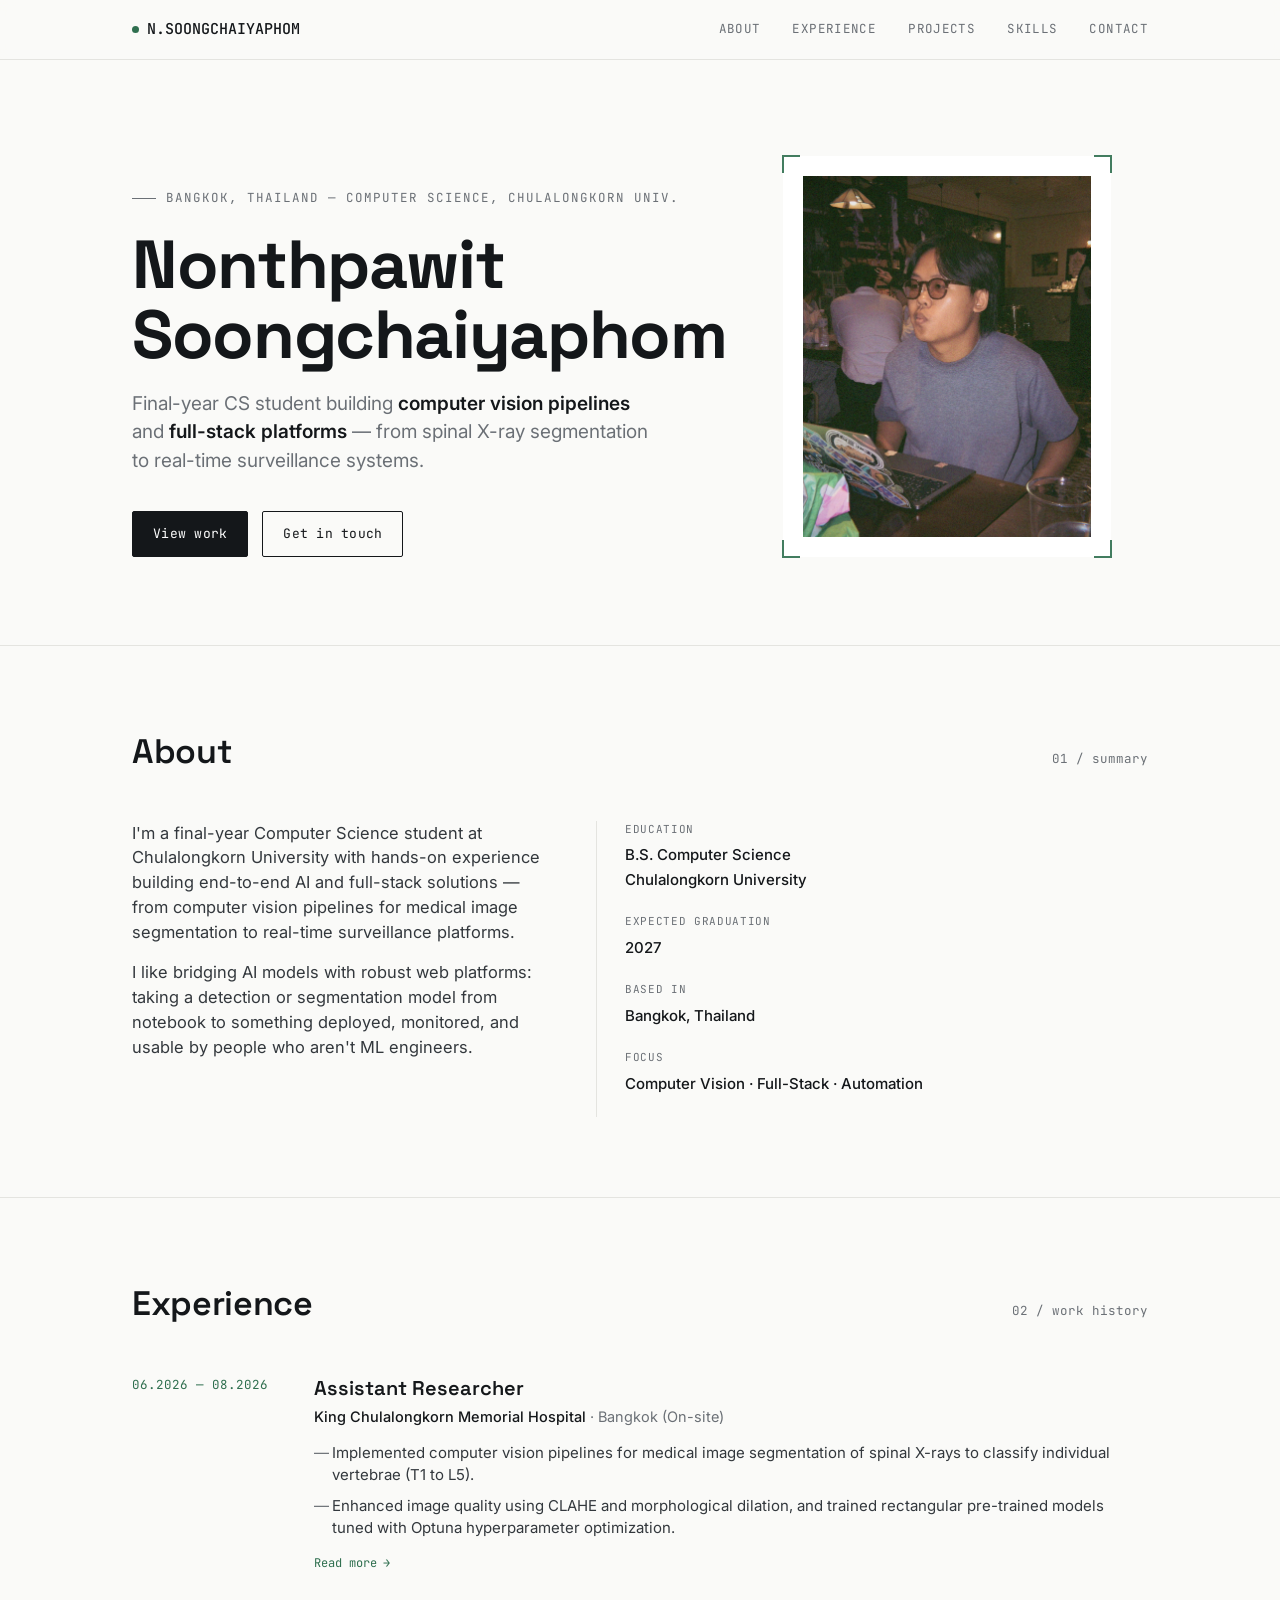
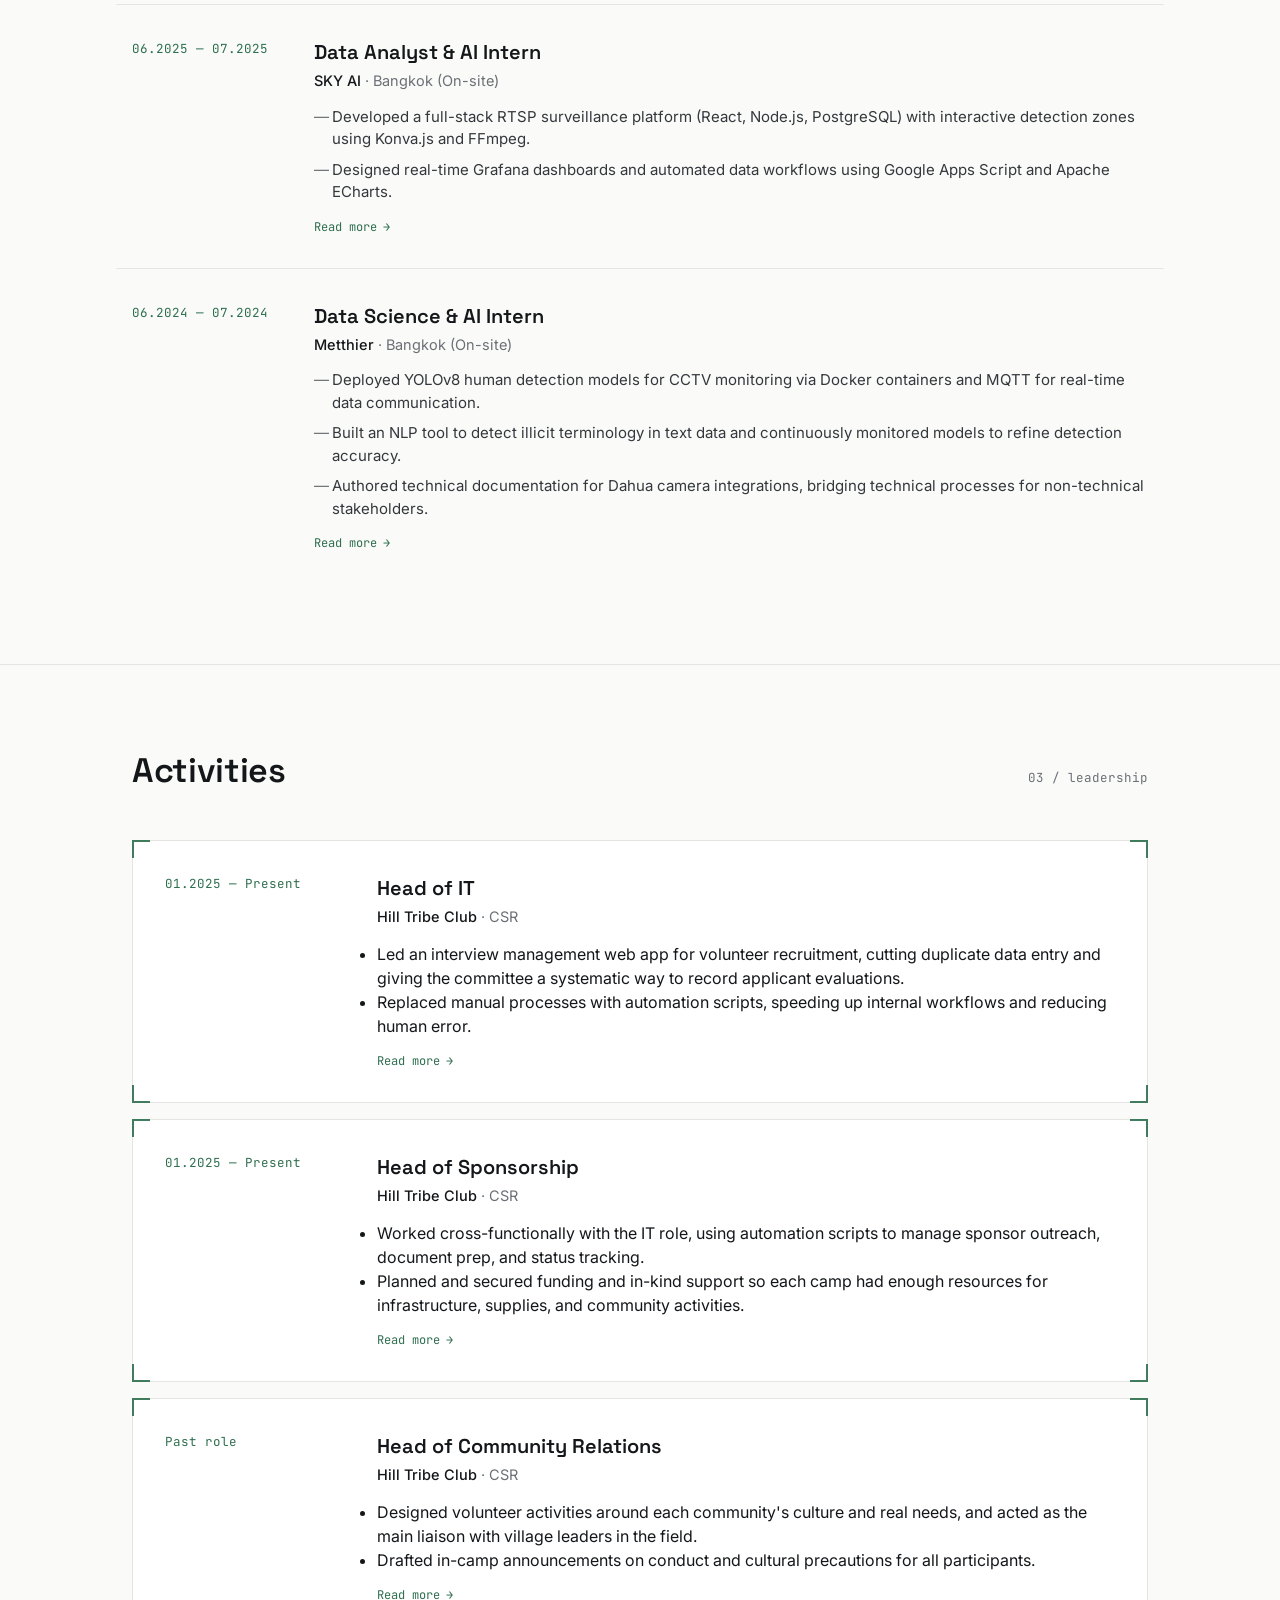
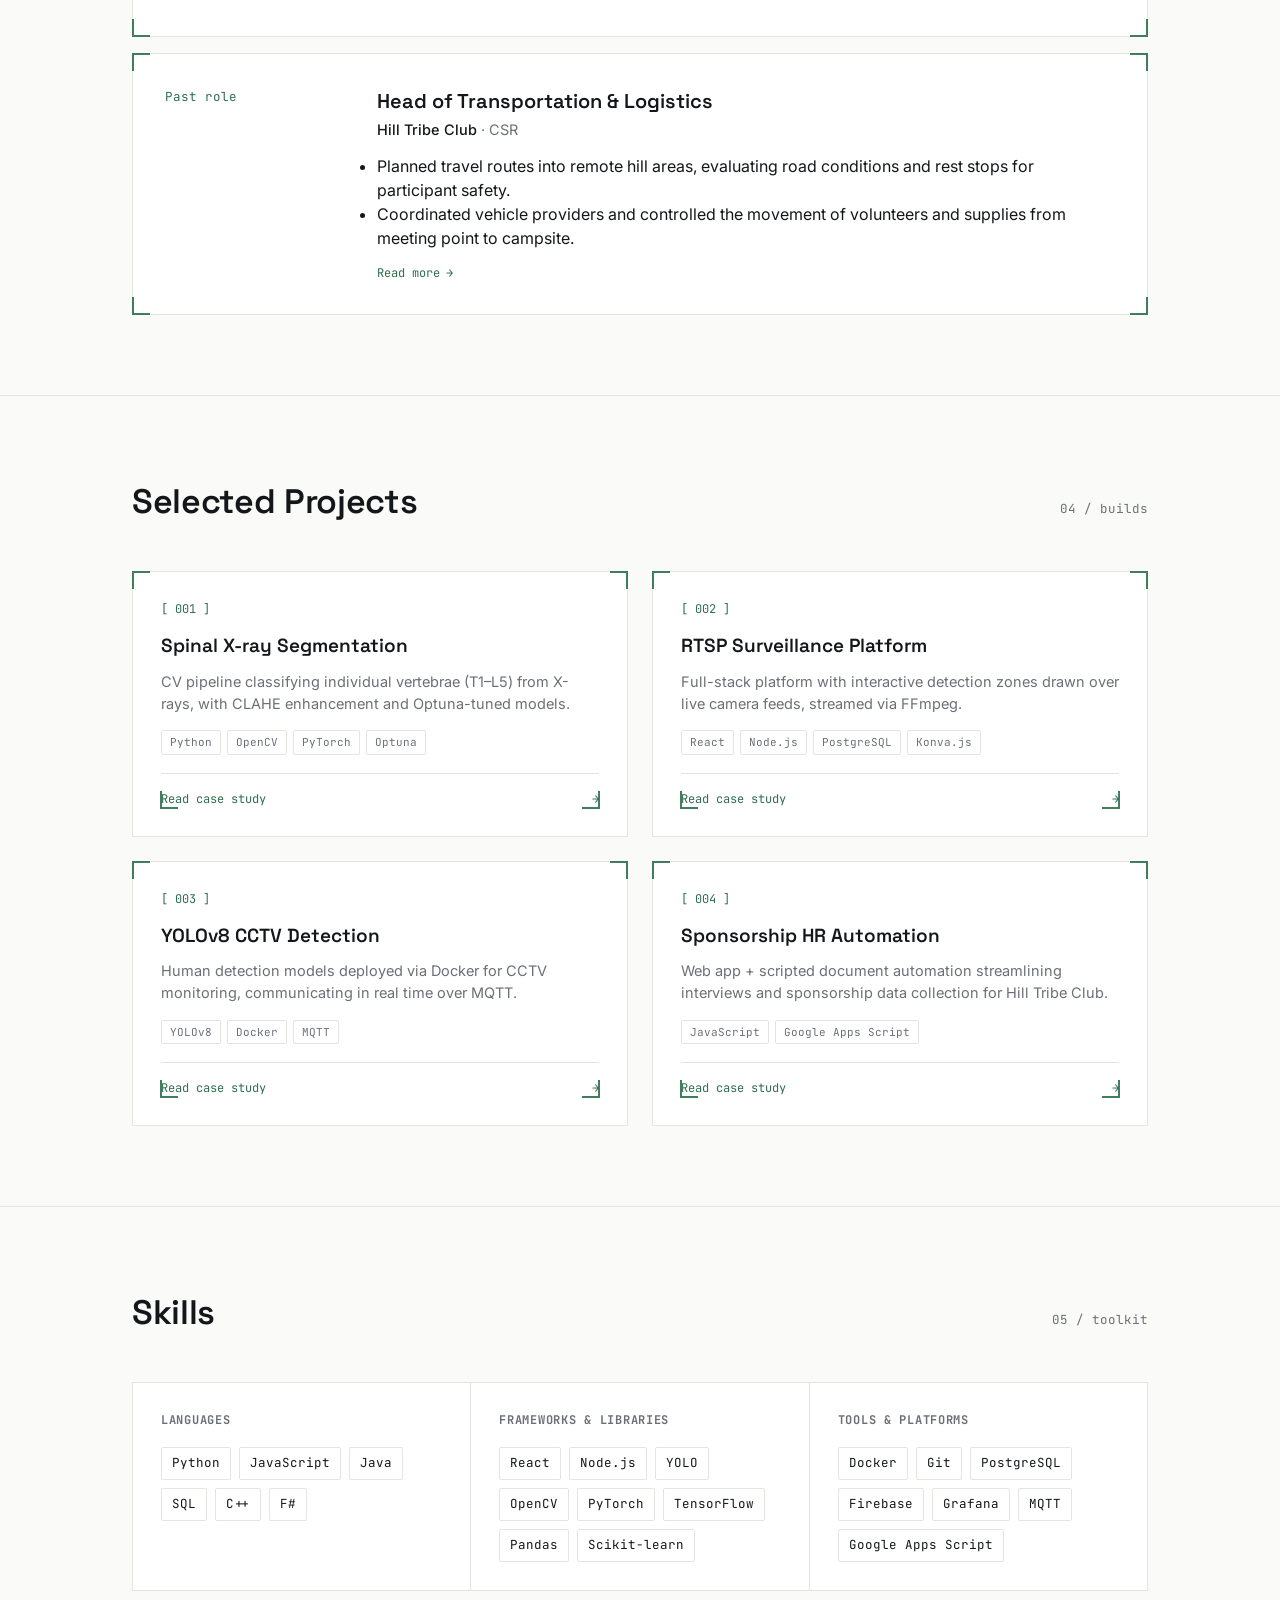
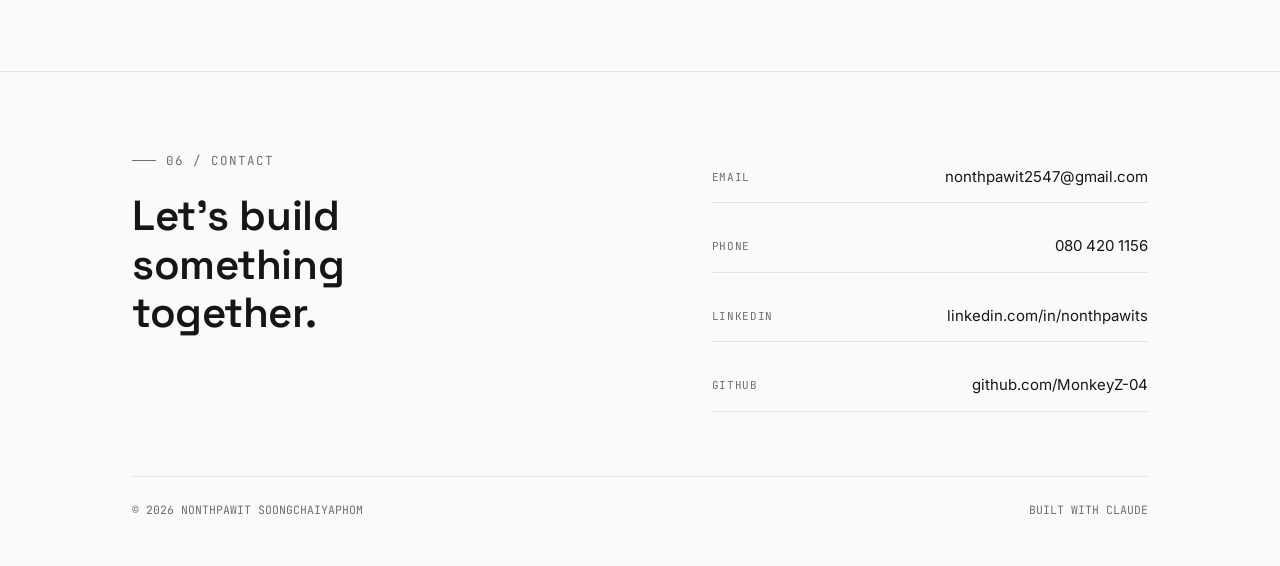
<file: index.html>
<!DOCTYPE html>
<html lang="en">
<head>
<meta charset="UTF-8">
<meta name="viewport" content="width=device-width, initial-scale=1.0">
<title>Nonthpawit Soongchaiyaphom — Computer Vision & Full-Stack</title>
<link rel="preconnect" href="https://fonts.googleapis.com">
<link rel="preconnect" href="https://fonts.gstatic.com" crossorigin>
<link href="https://fonts.googleapis.com/css2?family=Space+Grotesk:wght@400;500;600;700&family=Inter:wght@400;500;600&family=JetBrains+Mono:wght@400;500&display=swap" rel="stylesheet">
<link rel="stylesheet" href="style.css">
</head>
<body>

<header>
  <div class="wrap">
    <nav>
      <a class="logo" href="index.html"><span class="dot"></span>N.SOONGCHAIYAPHOM</a>
      <div class="navlinks">
        <a href="#about">About</a>
        <a href="#experience">Experience</a>
        <a href="#projects">Projects</a>
        <a href="#skills">Skills</a>
        <a href="#contact">Contact</a>
      </div>
    </nav>
  </div>
</header>

<section class="hero" style="border-bottom:1px solid var(--line);">
  <div class="wrap">
    <div class="hero-grid">
      <div>
        <div class="eyebrow">Bangkok, Thailand — Computer Science, Chulalongkorn Univ.</div>
        <h1 class="name">Nonthpawit<br>Soongchaiyaphom</h1>
        <p class="role-line">Final-year CS student building <strong>computer vision pipelines</strong> and <strong>full-stack platforms</strong> — from spinal X-ray segmentation to real-time surveillance systems.</p>
        <div class="hero-cta">
          <a href="#projects" class="btn btn-solid">View work</a>
          <a href="#contact" class="btn btn-outline">Get in touch</a>
        </div>
      </div>
      <div class="hero-panel frame">
        <div class="c2">
        <div class="inner">
          <!-- To add your photo: drop a file at images/profile.jpg (or edit the src below). -->
          <img class="hero-photo" src="images/profile.jpg" alt="Nonthpawit Soongchaiyaphom"
               onerror="this.style.display='none'; this.nextElementSibling.style.display='flex'">
          <div class="photo-placeholder">
            <div class="ph-icon">+</div>
            <div class="ph-label">Add your photo<br><span class="ph-path">images/profile.jpg</span></div>
          </div>
        </div>
        </div>
      </div>
    </div>
  </div>
</section>

<section id="about">
  <div class="wrap">
    <div class="section-head">
      <h2 class="head">About</h2>
      <span class="head-num">01 / summary</span>
    </div>
    <div class="about-grid">
      <div>
        <p>I'm a final-year Computer Science student at Chulalongkorn University with hands-on experience building end-to-end AI and full-stack solutions — from computer vision pipelines for medical image segmentation to real-time surveillance platforms.</p>
        <p>I like bridging AI models with robust web platforms: taking a detection or segmentation model from notebook to something deployed, monitored, and usable by people who aren't ML engineers.</p>
      </div>
      <div class="about-meta">
        <div class="meta-row">
          <span class="k">Education</span>
          <span class="v">B.S. Computer Science<br>Chulalongkorn University</span>
        </div>
        <div class="meta-row">
          <span class="k">Expected Graduation</span>
          <span class="v">2027</span>
        </div>
        <div class="meta-row">
          <span class="k">Based in</span>
          <span class="v">Bangkok, Thailand</span>
        </div>
        <div class="meta-row">
          <span class="k">Focus</span>
          <span class="v">Computer Vision · Full-Stack · Automation</span>
        </div>
      </div>
    </div>
  </div>
</section>

<section id="experience">
  <div class="wrap">
    <div class="section-head">
      <h2 class="head">Experience</h2>
      <span class="head-num">02 / work history</span>
    </div>
    <div class="timeline">
      <a class="tl-item" href="spinal-xray-segmentation.html">
        <div class="tl-date">06.2026 — 08.2026</div>
        <div>
          <div class="tl-role">Assistant Researcher</div>
          <div class="tl-org"><span>King Chulalongkorn Memorial Hospital</span> · Bangkok (On-site)</div>
          <ul>
            <li>Implemented computer vision pipelines for medical image segmentation of spinal X-rays to classify individual vertebrae (T1 to L5).</li>
            <li>Enhanced image quality using CLAHE and morphological dilation, and trained rectangular pre-trained models tuned with Optuna hyperparameter optimization.</li>
          </ul>
          <div class="tl-link-row"><span>Read more</span><span class="arrow">→</span></div>
        </div>
      </a>
      <a class="tl-item" href="rtsp-surveillance-platform.html">
        <div class="tl-date">06.2025 — 07.2025</div>
        <div>
          <div class="tl-role">Data Analyst & AI Intern</div>
          <div class="tl-org"><span>SKY AI</span> · Bangkok (On-site)</div>
          <ul>
            <li>Developed a full-stack RTSP surveillance platform (React, Node.js, PostgreSQL) with interactive detection zones using Konva.js and FFmpeg.</li>
            <li>Designed real-time Grafana dashboards and automated data workflows using Google Apps Script and Apache ECharts.</li>
          </ul>
          <div class="tl-link-row"><span>Read more</span><span class="arrow">→</span></div>
        </div>
      </a>
      <a class="tl-item" href="yolov8-cctv-detection.html">
        <div class="tl-date">06.2024 — 07.2024</div>
        <div>
          <div class="tl-role">Data Science & AI Intern</div>
          <div class="tl-org"><span>Metthier</span> · Bangkok (On-site)</div>
          <ul>
            <li>Deployed YOLOv8 human detection models for CCTV monitoring via Docker containers and MQTT for real-time data communication.</li>
            <li>Built an NLP tool to detect illicit terminology in text data and continuously monitored models to refine detection accuracy.</li>
            <li>Authored technical documentation for Dahua camera integrations, bridging technical processes for non-technical stakeholders.</li>
          </ul>
          <div class="tl-link-row"><span>Read more</span><span class="arrow">→</span></div>
        </div>
      </a>
    </div>
  </div>
</section>

<section id="activities">
  <div class="wrap">
    <div class="section-head">
      <h2 class="head">Activities</h2>
      <span class="head-num">03 / leadership</span>
    </div>
    <div class="activity-stack">
      <a class="activity-card frame" href="sponsorship-hr-automation.html"><div class="c2" style="display:contents;">
        <div class="tl-date">01.2025 — Present</div>
        <div>
          <div class="tl-role">Head of IT</div>
          <div class="tl-org"><span>Hill Tribe Club</span> · CSR</div>
          <ul>
            <li>Led an interview management web app for volunteer recruitment, cutting duplicate data entry and giving the committee a systematic way to record applicant evaluations.</li>
            <li>Replaced manual processes with automation scripts, speeding up internal workflows and reducing human error.</li>
          </ul>
          <div class="tl-link-row"><span>Read more</span><span class="arrow">→</span></div>
        </div>
      </div></a>
      <a class="activity-card frame" href="head-of-sponsorship.html"><div class="c2" style="display:contents;">
        <div class="tl-date">01.2025 — Present</div>
        <div>
          <div class="tl-role">Head of Sponsorship</div>
          <div class="tl-org"><span>Hill Tribe Club</span> · CSR</div>
          <ul>
            <li>Worked cross-functionally with the IT role, using automation scripts to manage sponsor outreach, document prep, and status tracking.</li>
            <li>Planned and secured funding and in-kind support so each camp had enough resources for infrastructure, supplies, and community activities.</li>
          </ul>
          <div class="tl-link-row"><span>Read more</span><span class="arrow">→</span></div>
        </div>
      </div></a>
      <a class="activity-card frame" href="head-of-community-relations.html"><div class="c2" style="display:contents;">
        <div class="tl-date">Past role</div>
        <div>
          <div class="tl-role">Head of Community Relations</div>
          <div class="tl-org"><span>Hill Tribe Club</span> · CSR</div>
          <ul>
            <li>Designed volunteer activities around each community's culture and real needs, and acted as the main liaison with village leaders in the field.</li>
            <li>Drafted in-camp announcements on conduct and cultural precautions for all participants.</li>
          </ul>
          <div class="tl-link-row"><span>Read more</span><span class="arrow">→</span></div>
        </div>
      </div></a>
      <a class="activity-card frame" href="head-of-transportation-logistics.html"><div class="c2" style="display:contents;">
        <div class="tl-date">Past role</div>
        <div>
          <div class="tl-role">Head of Transportation & Logistics</div>
          <div class="tl-org"><span>Hill Tribe Club</span> · CSR</div>
          <ul>
            <li>Planned travel routes into remote hill areas, evaluating road conditions and rest stops for participant safety.</li>
            <li>Coordinated vehicle providers and controlled the movement of volunteers and supplies from meeting point to campsite.</li>
          </ul>
          <div class="tl-link-row"><span>Read more</span><span class="arrow">→</span></div>
        </div>
      </div></a>
    </div>
  </div>
</section>

<section id="projects">
  <div class="wrap">
    <div class="section-head">
      <h2 class="head">Selected Projects</h2>
      <span class="head-num">04 / builds</span>
    </div>
    <div class="proj-grid">
      <a class="proj-card frame" href="spinal-xray-segmentation.html"><div class="c2">
        <div class="proj-index">[ 001 ]</div>
        <h3>Spinal X-ray Segmentation</h3>
        <p>CV pipeline classifying individual vertebrae (T1–L5) from X-rays, with CLAHE enhancement and Optuna-tuned models.</p>
        <div class="proj-stack"><span>Python</span><span>OpenCV</span><span>PyTorch</span><span>Optuna</span></div>
        <div class="proj-link-row"><span>Read case study</span><span class="arrow">→</span></div>
      </div></a>
      <a class="proj-card frame" href="rtsp-surveillance-platform.html"><div class="c2">
        <div class="proj-index">[ 002 ]</div>
        <h3>RTSP Surveillance Platform</h3>
        <p>Full-stack platform with interactive detection zones drawn over live camera feeds, streamed via FFmpeg.</p>
        <div class="proj-stack"><span>React</span><span>Node.js</span><span>PostgreSQL</span><span>Konva.js</span></div>
        <div class="proj-link-row"><span>Read case study</span><span class="arrow">→</span></div>
      </div></a>
      <a class="proj-card frame" href="yolov8-cctv-detection.html"><div class="c2">
        <div class="proj-index">[ 003 ]</div>
        <h3>YOLOv8 CCTV Detection</h3>
        <p>Human detection models deployed via Docker for CCTV monitoring, communicating in real time over MQTT.</p>
        <div class="proj-stack"><span>YOLOv8</span><span>Docker</span><span>MQTT</span></div>
        <div class="proj-link-row"><span>Read case study</span><span class="arrow">→</span></div>
      </div></a>
      <a class="proj-card frame" href="sponsorship-hr-automation.html"><div class="c2">
        <div class="proj-index">[ 004 ]</div>
        <h3>Sponsorship HR Automation</h3>
        <p>Web app + scripted document automation streamlining interviews and sponsorship data collection for Hill Tribe Club.</p>
        <div class="proj-stack"><span>JavaScript</span><span>Google Apps Script</span></div>
        <div class="proj-link-row"><span>Read case study</span><span class="arrow">→</span></div>
      </div></a>
    </div>
  </div>
</section>

<section id="skills">
  <div class="wrap">
    <div class="section-head">
      <h2 class="head">Skills</h2>
      <span class="head-num">05 / toolkit</span>
    </div>
    <div class="skills-grid">
      <div class="skill-col">
        <h3>Languages</h3>
        <div class="chip-list">
          <span class="chip">Python</span><span class="chip">JavaScript</span><span class="chip">Java</span>
          <span class="chip">SQL</span><span class="chip">C++</span><span class="chip">F#</span>
        </div>
      </div>
      <div class="skill-col">
        <h3>Frameworks & Libraries</h3>
        <div class="chip-list">
          <span class="chip">React</span><span class="chip">Node.js</span><span class="chip">YOLO</span>
          <span class="chip">OpenCV</span><span class="chip">PyTorch</span><span class="chip">TensorFlow</span>
          <span class="chip">Pandas</span><span class="chip">Scikit-learn</span>
        </div>
      </div>
      <div class="skill-col">
        <h3>Tools & Platforms</h3>
        <div class="chip-list">
          <span class="chip">Docker</span><span class="chip">Git</span><span class="chip">PostgreSQL</span>
          <span class="chip">Firebase</span><span class="chip">Grafana</span><span class="chip">MQTT</span>
          <span class="chip">Google Apps Script</span>
        </div>
      </div>
    </div>
  </div>
</section>

<footer id="contact" style="border-bottom:none;">
  <div class="wrap">
    <div class="contact-grid">
      <div>
        <div class="eyebrow">06 / contact</div>
        <div class="contact-lead">Let's build something together.</div>
      </div>
      <div class="contact-list">
        <a href="mailto:nonthpawit2547@gmail.com"><span class="k">Email</span><span>nonthpawit2547@gmail.com</span></a>
        <a href="tel:0804201156"><span class="k">Phone</span><span>080 420 1156</span></a>
        <a href="https://linkedin.com/in/nonthpawits" target="_blank" rel="noopener"><span class="k">LinkedIn</span><span>linkedin.com/in/nonthpawits</span></a>
        <a href="https://github.com/MonkeyZ-04" target="_blank" rel="noopener"><span class="k">GitHub</span><span>github.com/MonkeyZ-04</span></a>
      </div>
    </div>
    <div class="foot-bottom">
      <span>© 2026 NONTHPAWIT SOONGCHAIYAPHOM</span>
      <span>BUILT WITH CLAUDE</span>
    </div>
  </div>
</footer>

</body>
</html>
</file>
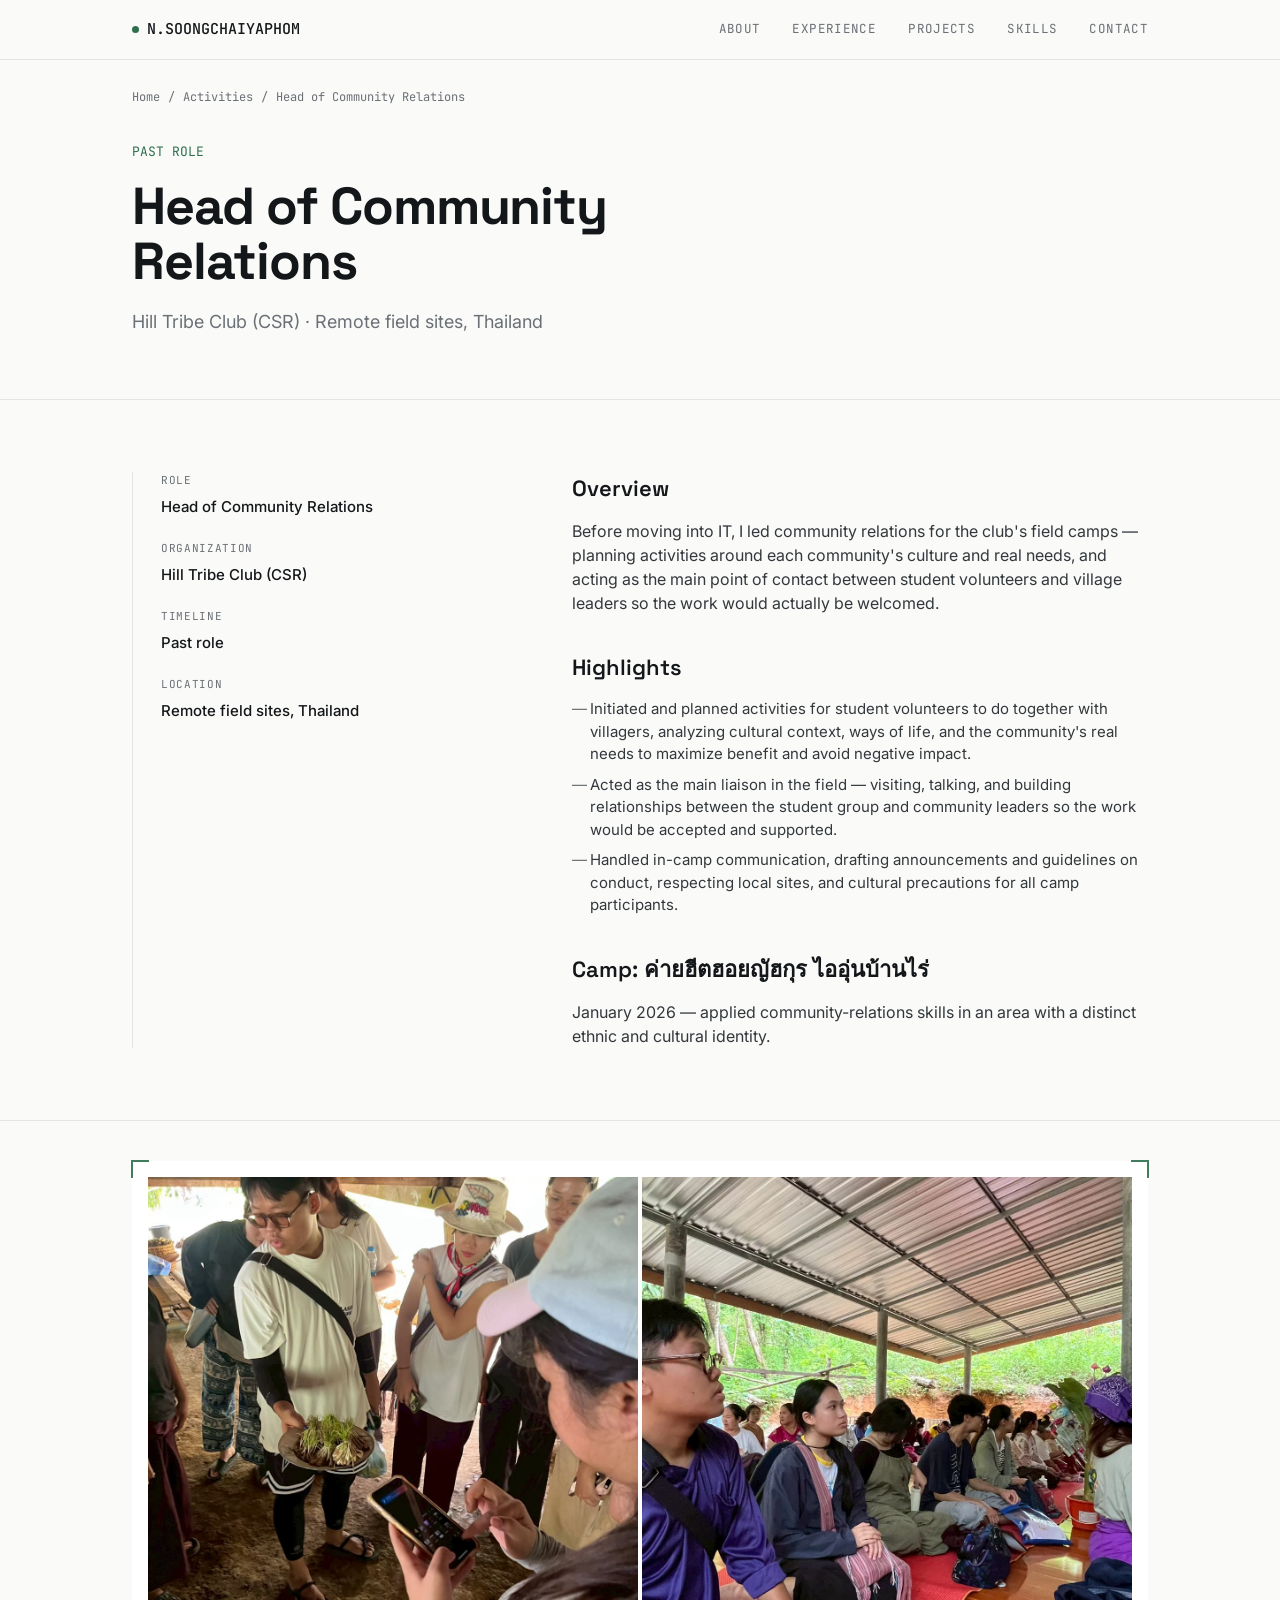
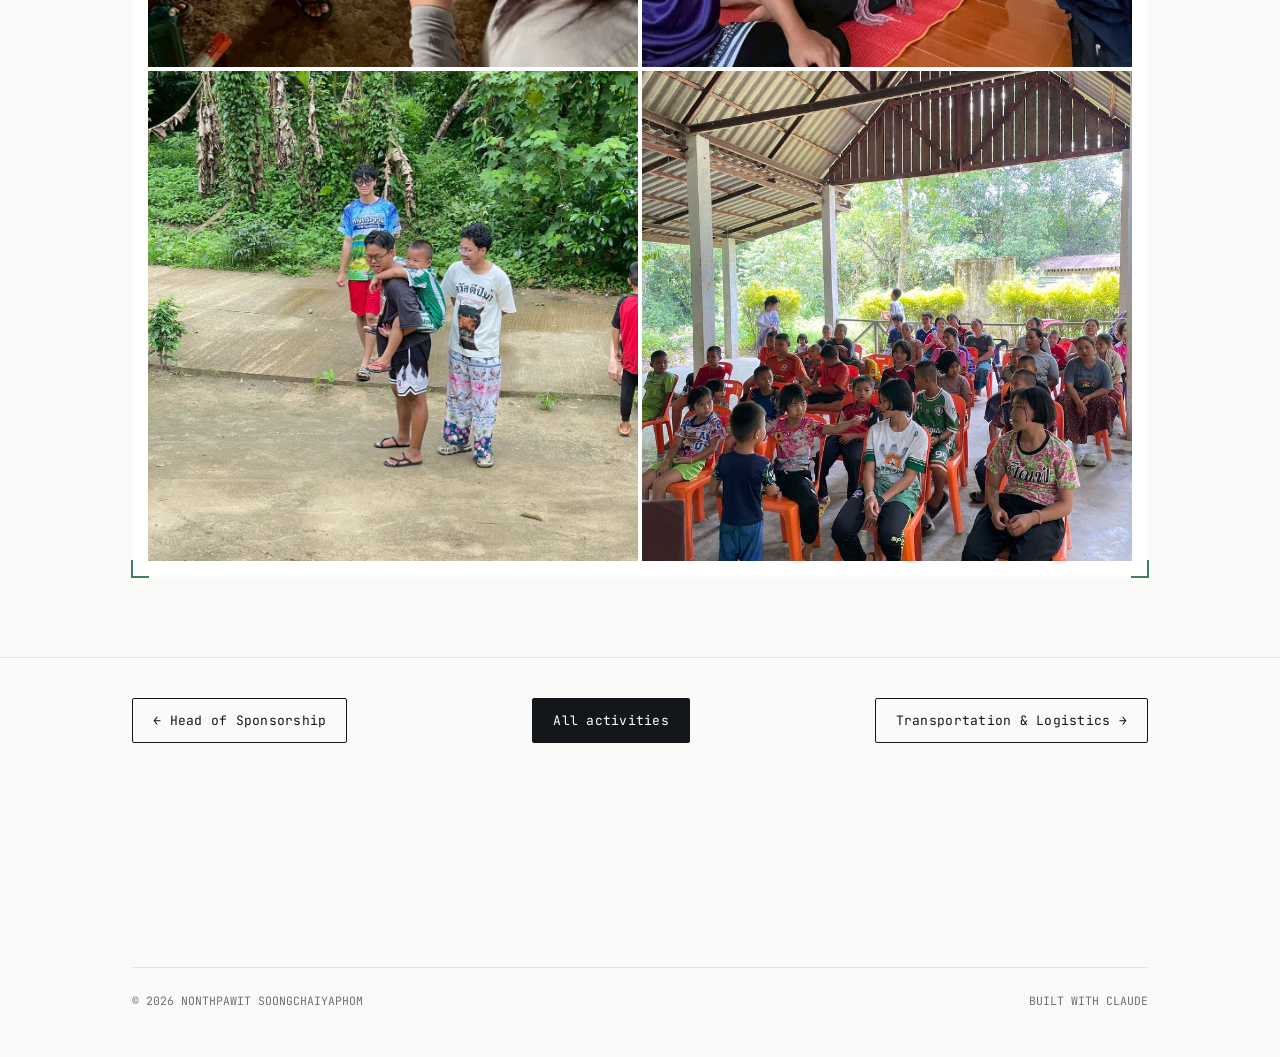
<file: head-of-community-relations.html>
<!DOCTYPE html>
<html lang="en">
<head>
<meta charset="UTF-8">
<meta name="viewport" content="width=device-width, initial-scale=1.0">
<title>Head of Community Relations — Nonthpawit Soongchaiyaphom</title>
<link rel="preconnect" href="https://fonts.googleapis.com">
<link rel="preconnect" href="https://fonts.gstatic.com" crossorigin>
<link href="https://fonts.googleapis.com/css2?family=Space+Grotesk:wght@400;500;600;700&family=Inter:wght@400;500;600&family=JetBrains+Mono:wght@400;500&display=swap" rel="stylesheet">
<link rel="stylesheet" href="./style.css">
</head>
<body>

<header>
  <div class="wrap">
    <nav>
      <a class="logo" href="../index.html"><span class="dot"></span>N.SOONGCHAIYAPHOM</a>
      <div class="navlinks">
        <a href="./index.html#about">About</a>
        <a href="./index.html#experience">Experience</a>
        <a href="./index.html#projects">Projects</a>
        <a href="./index.html#skills">Skills</a>
        <a href="./index.html#contact">Contact</a>
      </div>
    </nav>
  </div>
</header>

<div class="wrap">
  <div class="breadcrumb">
    <a href="../index.html">Home</a><span>/</span><a href="../index.html#activities">Activities</a><span>/</span><span>Head of Community Relations</span>
  </div>
</div>

<section class="proj-hero" style="padding-bottom:64px;">
  <div class="wrap">
    <div class="proj-index">PAST ROLE</div>
    <h1>Head of Community Relations</h1>
    <p class="proj-summary">Hill Tribe Club (CSR) · Remote field sites, Thailand</p>
  </div>
</section>

<section class="proj-body">
  <div class="wrap">
    <div class="proj-body-grid">
      <div class="proj-side">
        <div class="meta-row">
          <span class="k">Role</span>
          <span class="v">Head of Community Relations</span>
        </div>
        <div class="meta-row">
          <span class="k">Organization</span>
          <span class="v">Hill Tribe Club (CSR)</span>
        </div>
        <div class="meta-row">
          <span class="k">Timeline</span>
          <span class="v">Past role</span>
        </div>
        <div class="meta-row">
          <span class="k">Location</span>
          <span class="v">Remote field sites, Thailand</span>
        </div>
      </div>
      <div class="proj-content">
        <div>
          <h2 class="subhead">Overview</h2>
          <p>Before moving into IT, I led community relations for the club's field camps — planning activities around each community's culture and real needs, and acting as the main point of contact between student volunteers and village leaders so the work would actually be welcomed.</p>
        </div>
        <div>
          <h2 class="subhead">Highlights</h2>
          <ul><li>Initiated and planned activities for student volunteers to do together with villagers, analyzing cultural context, ways of life, and the community's real needs to maximize benefit and avoid negative impact.</li><li>Acted as the main liaison in the field — visiting, talking, and building relationships between the student group and community leaders so the work would be accepted and supported.</li><li>Handled in-camp communication, drafting announcements and guidelines on conduct, respecting local sites, and cultural precautions for all camp participants.</li></ul>
        </div>
        <div><h2 class="subhead">Camp: ค่ายฮีตฮอยญัฮกุร ไออุ่นบ้านไร่</h2><p>January 2026 — applied community-relations skills in an area with a distinct ethnic and cultural identity.</p></div>
      </div>
    </div>
  </div>
</section>

<section style="padding-top:0;">
  <div class="wrap">
    <div class="proj-media frame">
      <div class="c2 grid-inner">
        <!-- To add photos: drop 4 files at images/head-of-community-relations-1.jpg .. images/head-of-community-relations-4.jpg -->
        <div class="grid-cell">
          <img src="./images/head-of-community-relations-1.jpg" alt="Head of Community Relations photo 1"
               onerror="this.style.display='none'; this.nextElementSibling.style.display='flex'">
          <div class="photo-placeholder" style="display:none;">
            <div class="ph-icon">+</div>
            <div class="ph-label">images/head-of-community-relations-1.jpg</div>
          </div>
        </div><div class="grid-cell">
          <img src="./images/head-of-community-relations-2.jpg" alt="Head of Community Relations photo 2"
               onerror="this.style.display='none'; this.nextElementSibling.style.display='flex'">
          <div class="photo-placeholder" style="display:none;">
            <div class="ph-icon">+</div>
            <div class="ph-label">images/head-of-community-relations-2.jpg</div>
          </div>
        </div><div class="grid-cell">
          <img src="./images/head-of-community-relations-3.jpg" alt="Head of Community Relations photo 3"
               onerror="this.style.display='none'; this.nextElementSibling.style.display='flex'">
          <div class="photo-placeholder" style="display:none;">
            <div class="ph-icon">+</div>
            <div class="ph-label">images/head-of-community-relations-3.jpg</div>
          </div>
        </div><div class="grid-cell">
          <img src="./images/head-of-community-relations-4.jpg" alt="Head of Community Relations photo 4"
               onerror="this.style.display='none'; this.nextElementSibling.style.display='flex'">
          <div class="photo-placeholder" style="display:none;">
            <div class="ph-icon">+</div>
            <div class="ph-label">images/head-of-community-relations-4.jpg</div>
          </div>
        </div>
      </div>
    </div>
  </div>
</section>

<div class="wrap">
  <div class="proj-nav">
    <a class="btn btn-outline" href="./activities/head-of-sponsorship.html">← Head of Sponsorship</a>
    <a class="btn btn-solid" href="./index.html#activities">All activities</a>
    <a class="btn btn-outline" href="./activities/head-of-transportation-logistics.html">Transportation & Logistics →</a>
  </div>
</div>

<footer style="border-bottom:none;">
  <div class="wrap">
    <div class="foot-bottom">
      <span>© 2026 NONTHPAWIT SOONGCHAIYAPHOM</span>
      <span>BUILT WITH CLAUDE</span>
    </div>
  </div>
</footer>

</body>
</html>
</file>
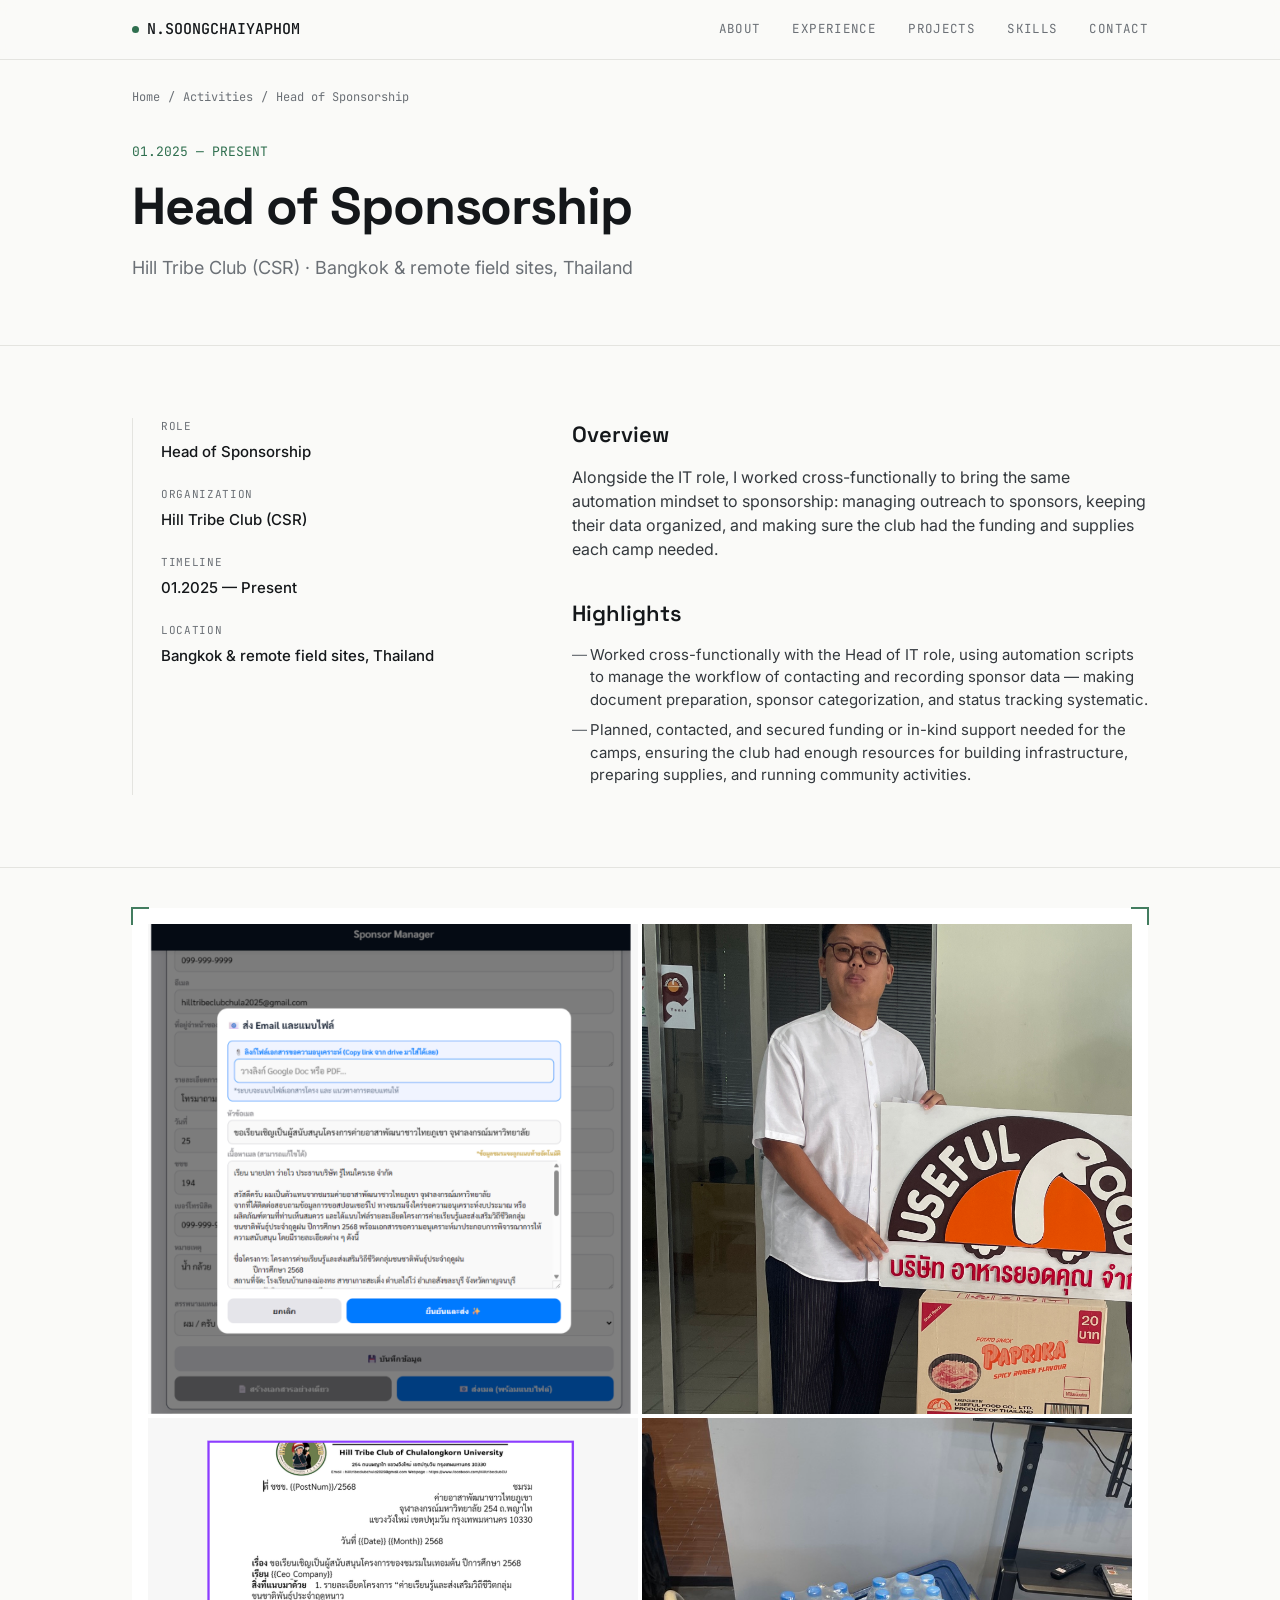
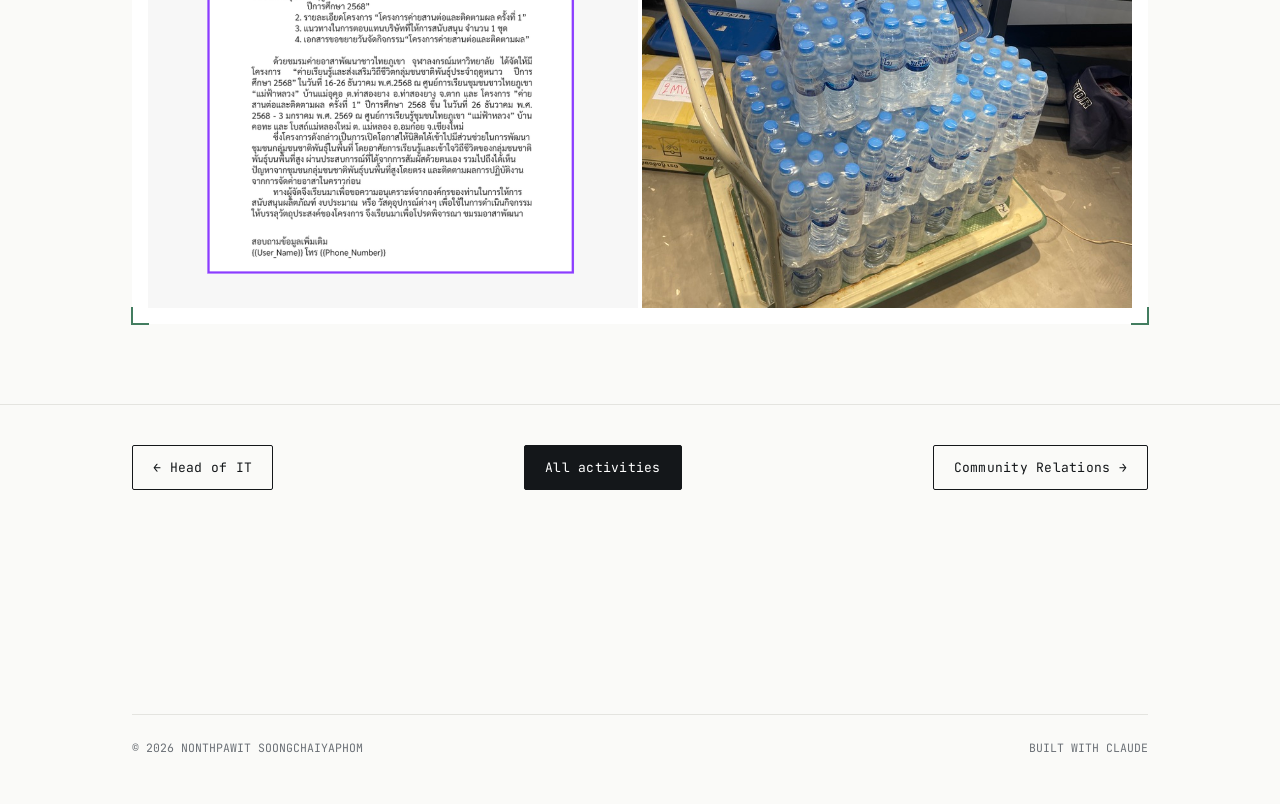
<file: head-of-sponsorship.html>
<!DOCTYPE html>
<html lang="en">
<head>
<meta charset="UTF-8">
<meta name="viewport" content="width=device-width, initial-scale=1.0">
<title>Head of Sponsorship — Nonthpawit Soongchaiyaphom</title>
<link rel="preconnect" href="https://fonts.googleapis.com">
<link rel="preconnect" href="https://fonts.gstatic.com" crossorigin>
<link href="https://fonts.googleapis.com/css2?family=Space+Grotesk:wght@400;500;600;700&family=Inter:wght@400;500;600&family=JetBrains+Mono:wght@400;500&display=swap" rel="stylesheet">
<link rel="stylesheet" href="./style.css">
</head>
<body>

<header>
  <div class="wrap">
    <nav>
      <a class="logo" href="../index.html"><span class="dot"></span>N.SOONGCHAIYAPHOM</a>
      <div class="navlinks">
        <a href="./index.html#about">About</a>
        <a href="./index.html#experience">Experience</a>
        <a href="./index.html#projects">Projects</a>
        <a href="./index.html#skills">Skills</a>
        <a href="./index.html#contact">Contact</a>
      </div>
    </nav>
  </div>
</header>

<div class="wrap">
  <div class="breadcrumb">
    <a href="./index.html">Home</a><span>/</span><a href="./index.html#activities">Activities</a><span>/</span><span>Head of Sponsorship</span>
  </div>
</div>

<section class="proj-hero" style="padding-bottom:64px;">
  <div class="wrap">
    <div class="proj-index">01.2025 — PRESENT</div>
    <h1>Head of Sponsorship</h1>
    <p class="proj-summary">Hill Tribe Club (CSR) · Bangkok & remote field sites, Thailand</p>
  </div>
</section>

<section class="proj-body">
  <div class="wrap">
    <div class="proj-body-grid">
      <div class="proj-side">
        <div class="meta-row">
          <span class="k">Role</span>
          <span class="v">Head of Sponsorship</span>
        </div>
        <div class="meta-row">
          <span class="k">Organization</span>
          <span class="v">Hill Tribe Club (CSR)</span>
        </div>
        <div class="meta-row">
          <span class="k">Timeline</span>
          <span class="v">01.2025 — Present</span>
        </div>
        <div class="meta-row">
          <span class="k">Location</span>
          <span class="v">Bangkok & remote field sites, Thailand</span>
        </div>
      </div>
      <div class="proj-content">
        <div>
          <h2 class="subhead">Overview</h2>
          <p>Alongside the IT role, I worked cross-functionally to bring the same automation mindset to sponsorship: managing outreach to sponsors, keeping their data organized, and making sure the club had the funding and supplies each camp needed.</p>
        </div>
        <div>
          <h2 class="subhead">Highlights</h2>
          <ul><li>Worked cross-functionally with the Head of IT role, using automation scripts to manage the workflow of contacting and recording sponsor data — making document preparation, sponsor categorization, and status tracking systematic.</li><li>Planned, contacted, and secured funding or in-kind support needed for the camps, ensuring the club had enough resources for building infrastructure, preparing supplies, and running community activities.</li></ul>
        </div>
        
      </div>
    </div>
  </div>
</section>

<section style="padding-top:0;">
  <div class="wrap">
    <div class="proj-media frame">
      <div class="c2 grid-inner">
        <!-- To add photos: drop 4 files at images/head-of-sponsorship-1.jpg .. images/head-of-sponsorship-4.jpg -->
        <div class="grid-cell">
          <img src="./images/head-of-sponsorship-1.jpg" alt="Head of Sponsorship photo 1"
               onerror="this.style.display='none'; this.nextElementSibling.style.display='flex'">
          <div class="photo-placeholder" style="display:none;">
            <div class="ph-icon">+</div>
            <div class="ph-label">images/head-of-sponsorship-1.jpg</div>
          </div>
        </div><div class="grid-cell">
          <img src="./images/head-of-sponsorship-2.jpg" alt="Head of Sponsorship photo 2"
               onerror="this.style.display='none'; this.nextElementSibling.style.display='flex'">
          <div class="photo-placeholder" style="display:none;">
            <div class="ph-icon">+</div>
            <div class="ph-label">images/head-of-sponsorship-2.jpg</div>
          </div>
        </div><div class="grid-cell">
          <img src="./images/head-of-sponsorship-3.jpg" alt="Head of Sponsorship photo 3"
               onerror="this.style.display='none'; this.nextElementSibling.style.display='flex'">
          <div class="photo-placeholder" style="display:none;">
            <div class="ph-icon">+</div>
            <div class="ph-label">images/head-of-sponsorship-3.jpg</div>
          </div>
        </div><div class="grid-cell">
          <img src="./images/head-of-sponsorship-4.jpg" alt="Head of Sponsorship photo 4"
               onerror="this.style.display='none'; this.nextElementSibling.style.display='flex'">
          <div class="photo-placeholder" style="display:none;">
            <div class="ph-icon">+</div>
            <div class="ph-label">images/head-of-sponsorship-4.jpg</div>
          </div>
        </div>
      </div>
    </div>
  </div>
</section>

<div class="wrap">
  <div class="proj-nav">
    <a class="btn btn-outline" href="./activities/hill-tribe-club.html">← Head of IT</a>
    <a class="btn btn-solid" href="./index.html#activities">All activities</a>
    <a class="btn btn-outline" href="./activities/head-of-community-relations.html">Community Relations →</a>
  </div>
</div>

<footer style="border-bottom:none;">
  <div class="wrap">
    <div class="foot-bottom">
      <span>© 2026 NONTHPAWIT SOONGCHAIYAPHOM</span>
      <span>BUILT WITH CLAUDE</span>
    </div>
  </div>
</footer>

</body>
</html>
</file>
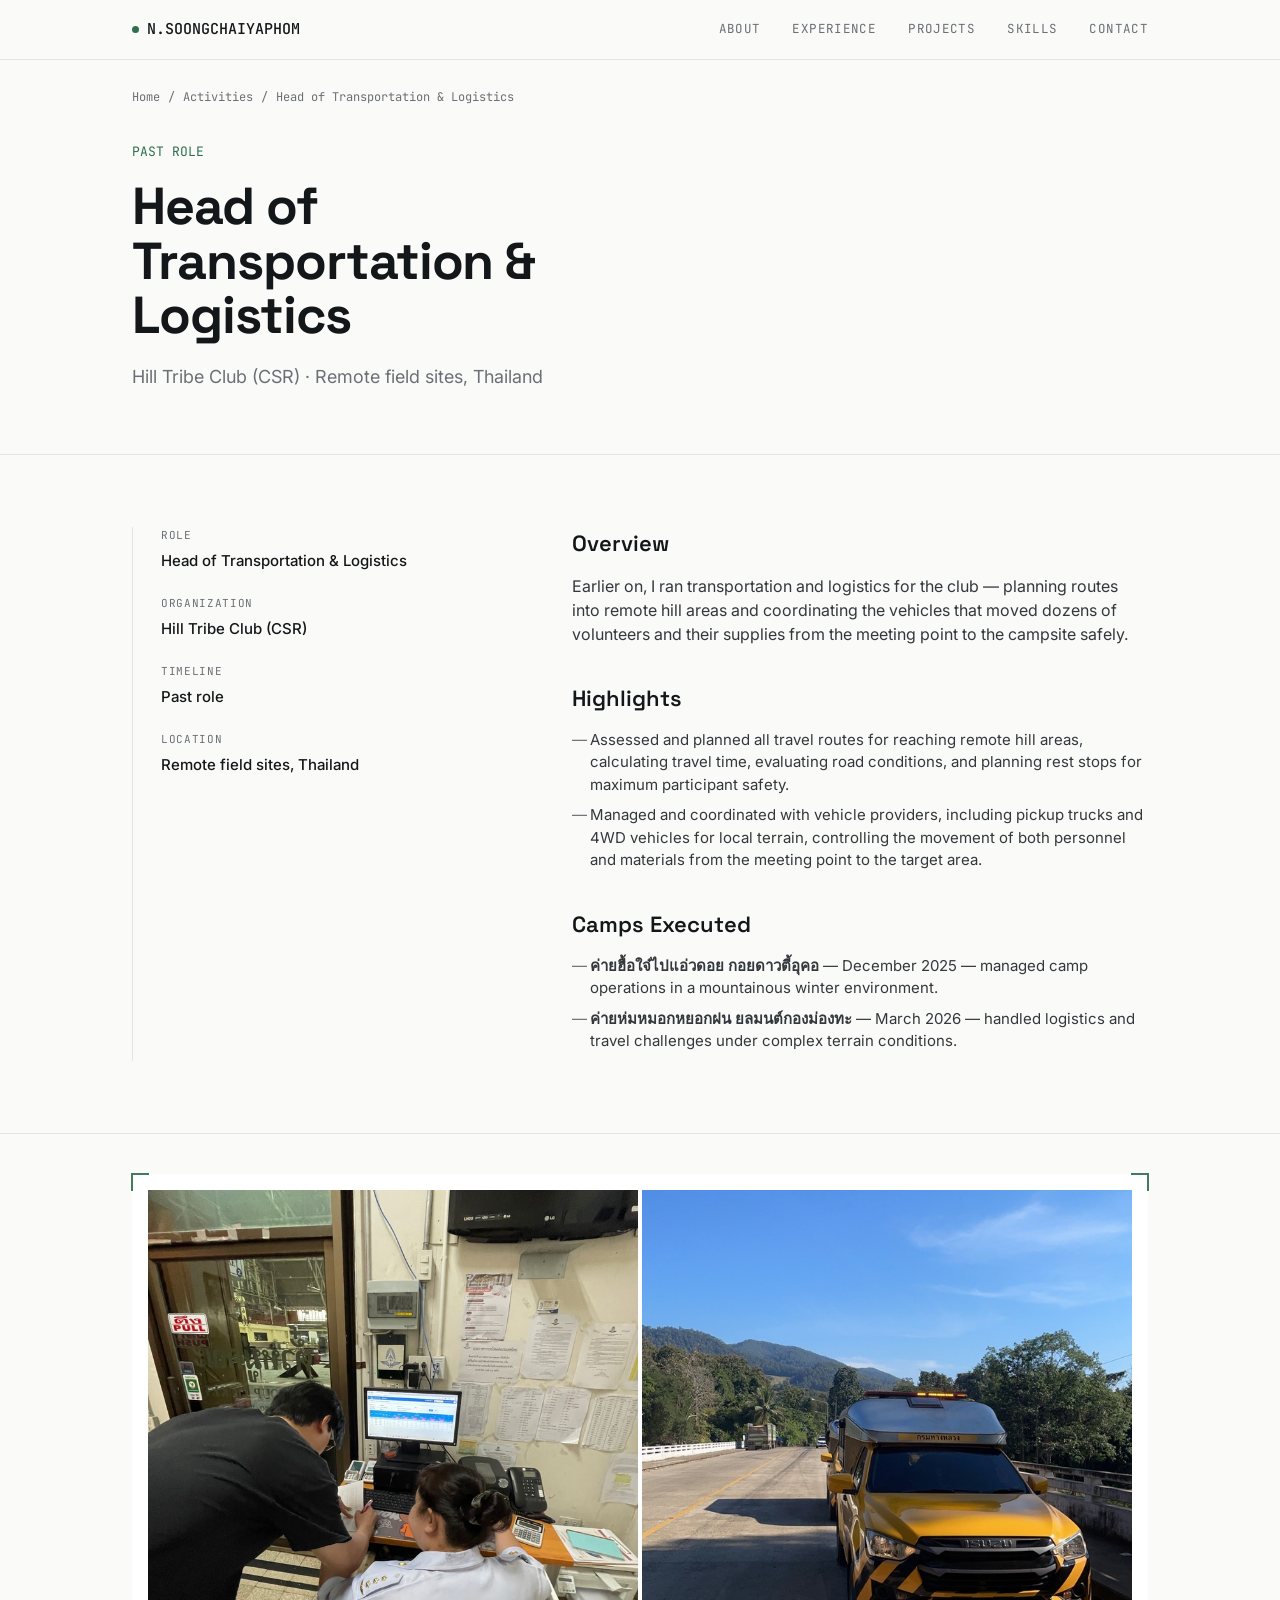
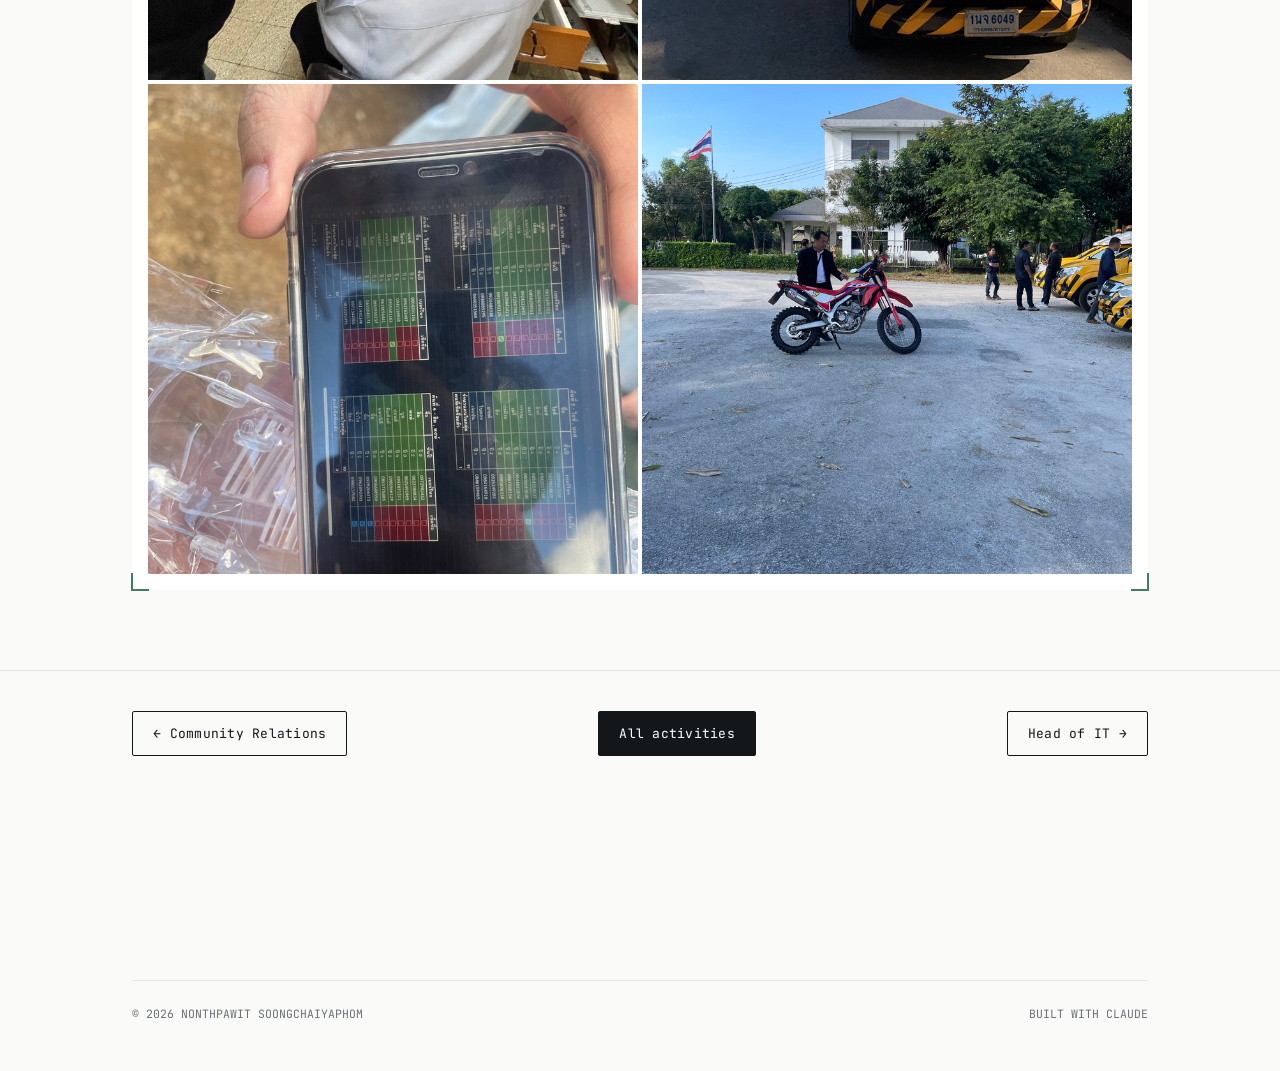
<file: head-of-transportation-logistics.html>
<!DOCTYPE html>
<html lang="en">
<head>
<meta charset="UTF-8">
<meta name="viewport" content="width=device-width, initial-scale=1.0">
<title>Head of Transportation & Logistics — Nonthpawit Soongchaiyaphom</title>
<link rel="preconnect" href="https://fonts.googleapis.com">
<link rel="preconnect" href="https://fonts.gstatic.com" crossorigin>
<link href="https://fonts.googleapis.com/css2?family=Space+Grotesk:wght@400;500;600;700&family=Inter:wght@400;500;600&family=JetBrains+Mono:wght@400;500&display=swap" rel="stylesheet">
<link rel="stylesheet" href="./style.css">
</head>
<body>

<header>
  <div class="wrap">
    <nav>
      <a class="logo" href="../index.html"><span class="dot"></span>N.SOONGCHAIYAPHOM</a>
      <div class="navlinks">
        <a href="./index.html#about">About</a>
        <a href="./index.html#experience">Experience</a>
        <a href="./index.html#projects">Projects</a>
        <a href="./index.html#skills">Skills</a>
        <a href="./index.html#contact">Contact</a>
      </div>
    </nav>
  </div>
</header>

<div class="wrap">
  <div class="breadcrumb">
    <a href="./index.html">Home</a><span>/</span><a href="./index.html#activities">Activities</a><span>/</span><span>Head of Transportation & Logistics</span>
  </div>
</div>

<section class="proj-hero" style="padding-bottom:64px;">
  <div class="wrap">
    <div class="proj-index">PAST ROLE</div>
    <h1>Head of Transportation & Logistics</h1>
    <p class="proj-summary">Hill Tribe Club (CSR) · Remote field sites, Thailand</p>
  </div>
</section>

<section class="proj-body">
  <div class="wrap">
    <div class="proj-body-grid">
      <div class="proj-side">
        <div class="meta-row">
          <span class="k">Role</span>
          <span class="v">Head of Transportation & Logistics</span>
        </div>
        <div class="meta-row">
          <span class="k">Organization</span>
          <span class="v">Hill Tribe Club (CSR)</span>
        </div>
        <div class="meta-row">
          <span class="k">Timeline</span>
          <span class="v">Past role</span>
        </div>
        <div class="meta-row">
          <span class="k">Location</span>
          <span class="v">Remote field sites, Thailand</span>
        </div>
      </div>
      <div class="proj-content">
        <div>
          <h2 class="subhead">Overview</h2>
          <p>Earlier on, I ran transportation and logistics for the club — planning routes into remote hill areas and coordinating the vehicles that moved dozens of volunteers and their supplies from the meeting point to the campsite safely.</p>
        </div>
        <div>
          <h2 class="subhead">Highlights</h2>
          <ul><li>Assessed and planned all travel routes for reaching remote hill areas, calculating travel time, evaluating road conditions, and planning rest stops for maximum participant safety.</li><li>Managed and coordinated with vehicle providers, including pickup trucks and 4WD vehicles for local terrain, controlling the movement of both personnel and materials from the meeting point to the target area.</li></ul>
        </div>
        <div><h2 class="subhead">Camps Executed</h2><ul><li><strong>ค่ายฮื้อใจ๋ไปแอ่วดอย กอยดาวตี้อุคอ</strong> — December 2025 — managed camp operations in a mountainous winter environment.</li><li><strong>ค่ายห่มหมอกหยอกฝน ยลมนต์กองม่องทะ</strong> — March 2026 — handled logistics and travel challenges under complex terrain conditions.</li></ul></div>
      </div>
    </div>
  </div>
</section>

<section style="padding-top:0;">
  <div class="wrap">
    <div class="proj-media frame">
      <div class="c2 grid-inner">
        <!-- To add photos: drop 4 files at images/head-of-transportation-logistics-1.jpg .. images/head-of-transportation-logistics-4.jpg -->
        <div class="grid-cell">
          <img src="./images/head-of-transportation-logistics-1.jpg" alt="Head of Transportation & Logistics photo 1"
               onerror="this.style.display='none'; this.nextElementSibling.style.display='flex'">
          <div class="photo-placeholder" style="display:none;">
            <div class="ph-icon">+</div>
            <div class="ph-label">images/head-of-transportation-logistics-1.jpg</div>
          </div>
        </div><div class="grid-cell">
          <img src="./images/head-of-transportation-logistics-2.jpg" alt="Head of Transportation & Logistics photo 2"
               onerror="this.style.display='none'; this.nextElementSibling.style.display='flex'">
          <div class="photo-placeholder" style="display:none;">
            <div class="ph-icon">+</div>
            <div class="ph-label">images/head-of-transportation-logistics-2.jpg</div>
          </div>
        </div><div class="grid-cell">
          <img src="./images/head-of-transportation-logistics-3.jpg" alt="Head of Transportation & Logistics photo 3"
               onerror="this.style.display='none'; this.nextElementSibling.style.display='flex'">
          <div class="photo-placeholder" style="display:none;">
            <div class="ph-icon">+</div>
            <div class="ph-label">images/head-of-transportation-logistics-3.jpg</div>
          </div>
        </div><div class="grid-cell">
          <img src="./images/head-of-transportation-logistics-4.jpg" alt="Head of Transportation & Logistics photo 4"
               onerror="this.style.display='none'; this.nextElementSibling.style.display='flex'">
          <div class="photo-placeholder" style="display:none;">
            <div class="ph-icon">+</div>
            <div class="ph-label">images/head-of-transportation-logistics-4.jpg</div>
          </div>
        </div>
      </div>
    </div>
  </div>
</section>

<div class="wrap">
  <div class="proj-nav">
    <a class="btn btn-outline" href="./activities/head-of-community-relations.html">← Community Relations</a>
    <a class="btn btn-solid" href="./index.html#activities">All activities</a>
    <a class="btn btn-outline" href="./activities/hill-tribe-club.html">Head of IT →</a>
  </div>
</div>

<footer style="border-bottom:none;">
  <div class="wrap">
    <div class="foot-bottom">
      <span>© 2026 NONTHPAWIT SOONGCHAIYAPHOM</span>
      <span>BUILT WITH CLAUDE</span>
    </div>
  </div>
</footer>

</body>
</html>
</file>
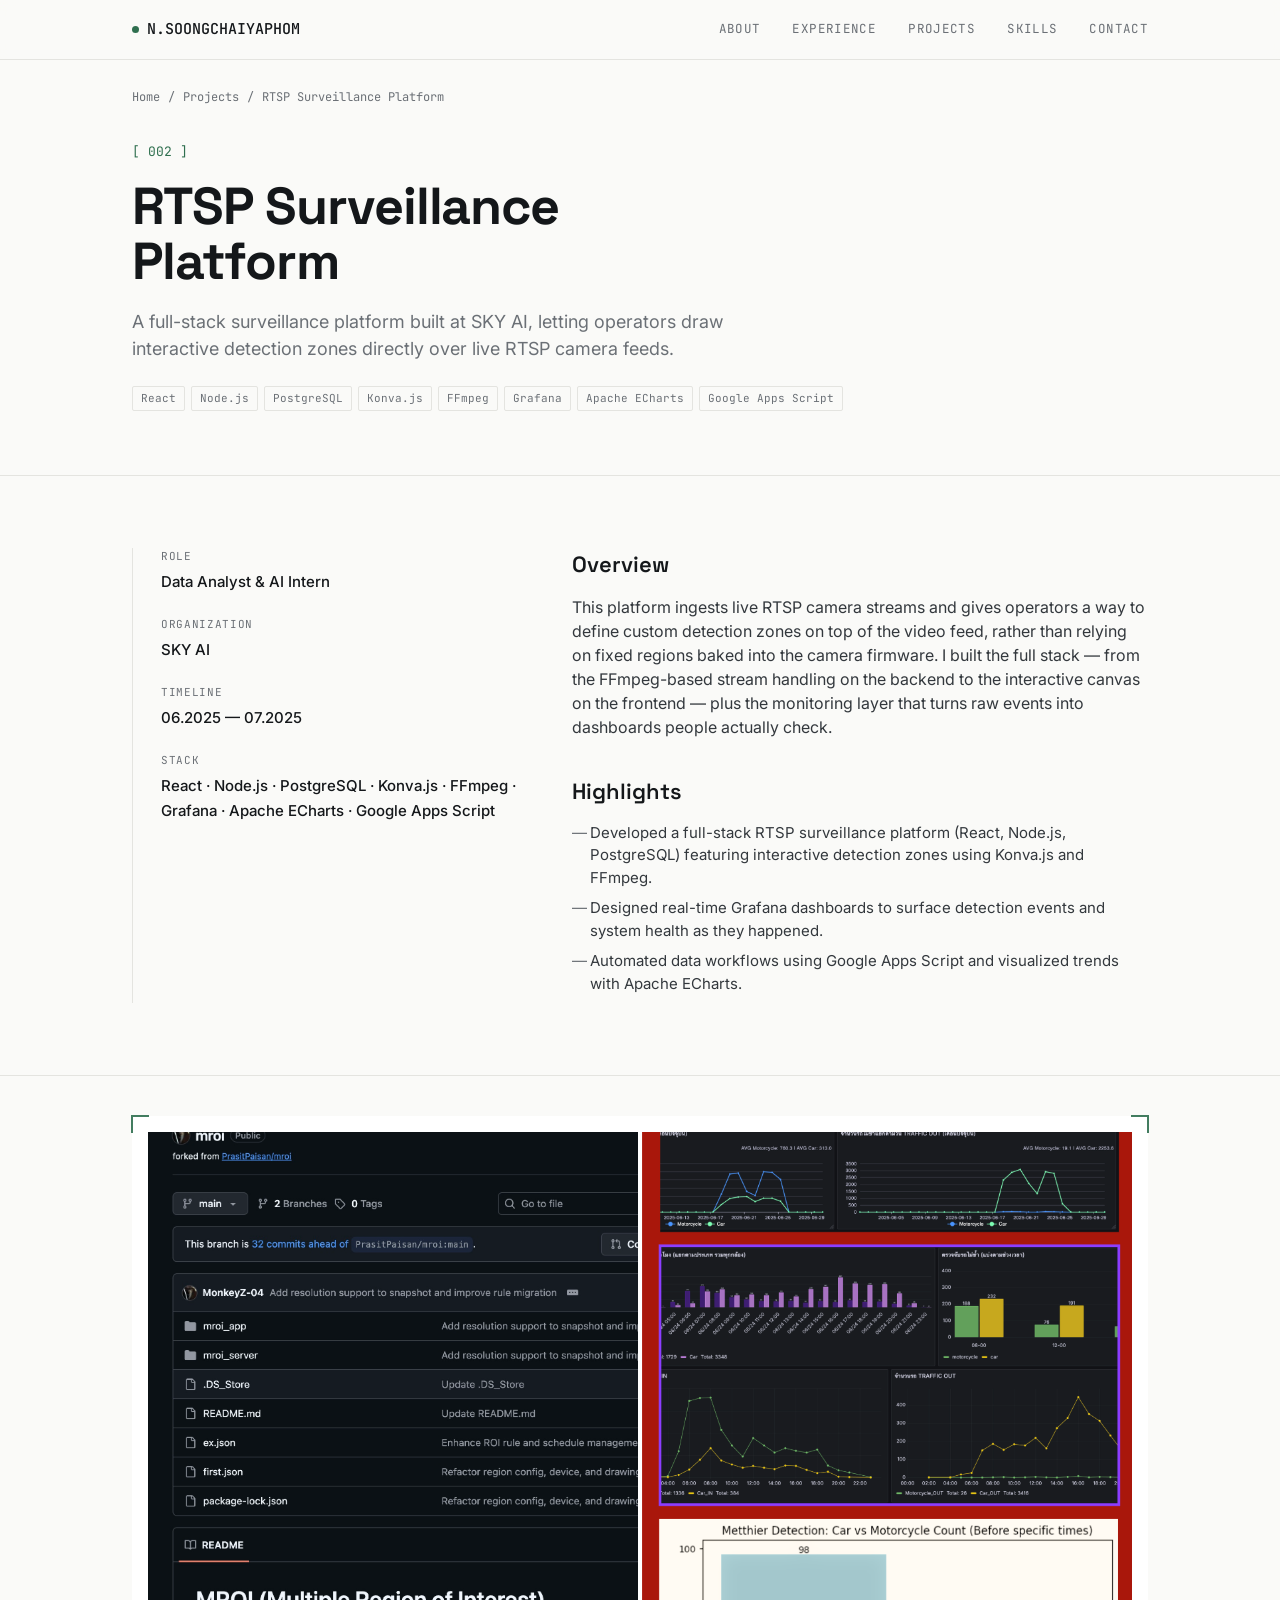
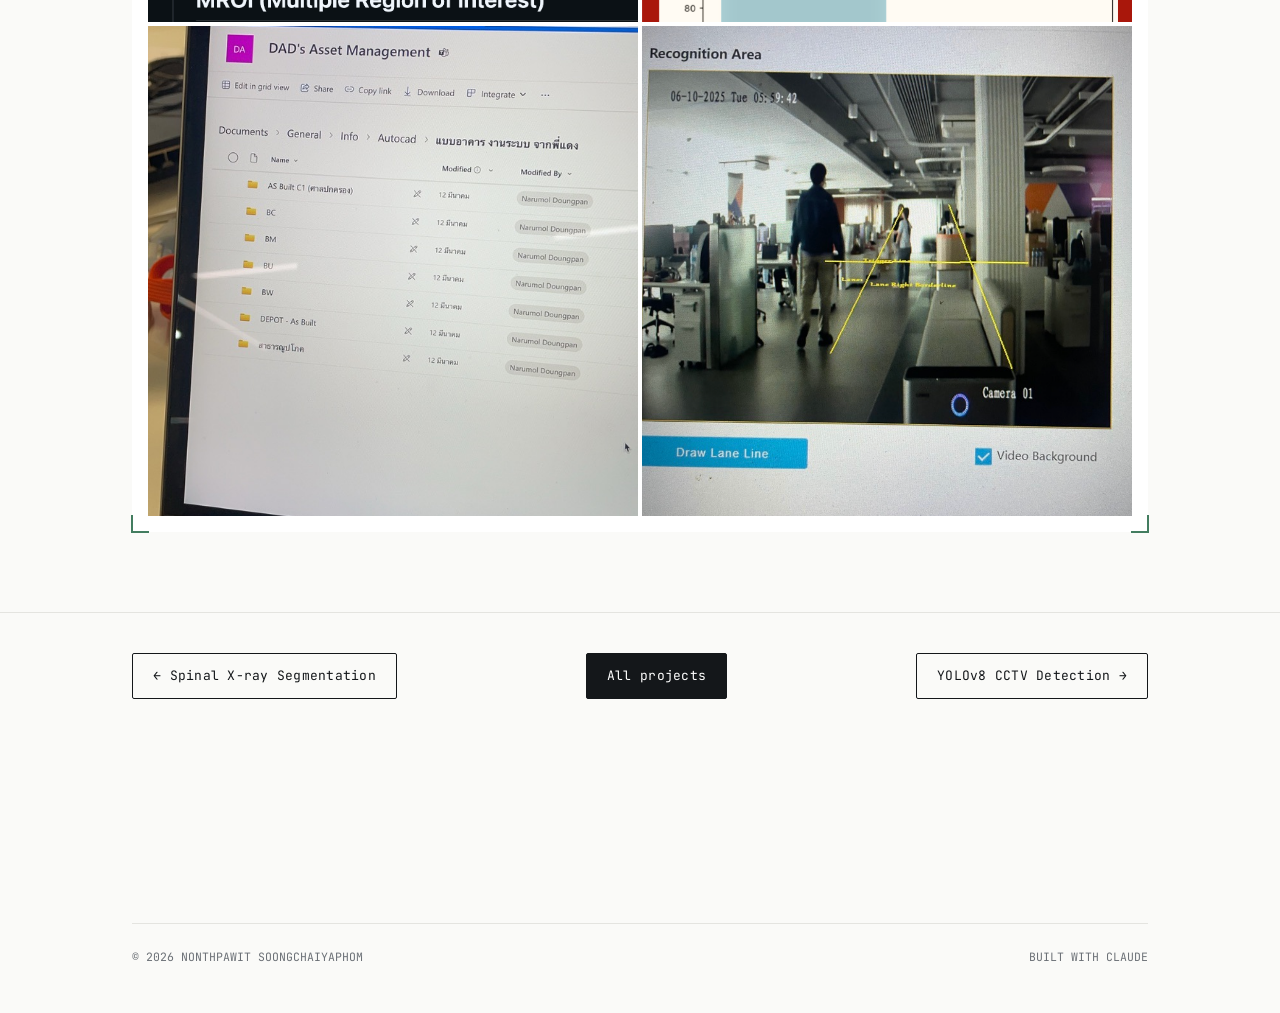
<file: rtsp-surveillance-platform.html>
<!DOCTYPE html>
<html lang="en">
<head>
<meta charset="UTF-8">
<meta name="viewport" content="width=device-width, initial-scale=1.0">
<title>RTSP Surveillance Platform — Nonthpawit Soongchaiyaphom</title>
<link rel="preconnect" href="https://fonts.googleapis.com">
<link rel="preconnect" href="https://fonts.gstatic.com" crossorigin>
<link href="https://fonts.googleapis.com/css2?family=Space+Grotesk:wght@400;500;600;700&family=Inter:wght@400;500;600&family=JetBrains+Mono:wght@400;500&display=swap" rel="stylesheet">
<link rel="stylesheet" href="./style.css">
</head>
<body>

<header>
  <div class="wrap">
    <nav>
      <a class="logo" href="./index.html"><span class="dot"></span>N.SOONGCHAIYAPHOM</a>
      <div class="navlinks">
        <a href="./index.html#about">About</a>
        <a href="./index.html#experience">Experience</a>
        <a href="./index.html#projects">Projects</a>
        <a href="./index.html#skills">Skills</a>
        <a href="./index.html#contact">Contact</a>
      </div>
    </nav>
  </div>
</header>

<div class="wrap">
  <div class="breadcrumb">
    <a href="./index.html">Home</a><span>/</span><a href="./index.html#projects">Projects</a><span>/</span><span>RTSP Surveillance Platform</span>
  </div>
</div>

<section class="proj-hero" style="padding-bottom:64px;">
  <div class="wrap">
    <div class="proj-index">[ 002 ]</div>
    <h1>RTSP Surveillance Platform</h1>
    <p class="proj-summary">A full-stack surveillance platform built at SKY AI, letting operators draw interactive detection zones directly over live RTSP camera feeds.</p>
    <div class="proj-stack"><span>React</span><span>Node.js</span><span>PostgreSQL</span><span>Konva.js</span><span>FFmpeg</span><span>Grafana</span><span>Apache ECharts</span><span>Google Apps Script</span></div>
  </div>
</section>

<section class="proj-body">
  <div class="wrap">
    <div class="proj-body-grid">
      <div class="proj-side">
        <div class="meta-row">
          <span class="k">Role</span>
          <span class="v">Data Analyst & AI Intern</span>
        </div>
        <div class="meta-row">
          <span class="k">Organization</span>
          <span class="v">SKY AI</span>
        </div>
        <div class="meta-row">
          <span class="k">Timeline</span>
          <span class="v">06.2025 — 07.2025</span>
        </div>
        <div class="meta-row">
          <span class="k">Stack</span>
          <span class="v">React · Node.js · PostgreSQL · Konva.js · FFmpeg · Grafana · Apache ECharts · Google Apps Script</span>
        </div>
      </div>
      <div class="proj-content">
        <div>
          <h2 class="subhead">Overview</h2>
          <p>This platform ingests live RTSP camera streams and gives operators a way to define custom detection zones on top of the video feed, rather than relying on fixed regions baked into the camera firmware. I built the full stack — from the FFmpeg-based stream handling on the backend to the interactive canvas on the frontend — plus the monitoring layer that turns raw events into dashboards people actually check.</p>
        </div>
        <div>
          <h2 class="subhead">Highlights</h2>
          <ul><li>Developed a full-stack RTSP surveillance platform (React, Node.js, PostgreSQL) featuring interactive detection zones using Konva.js and FFmpeg.</li><li>Designed real-time Grafana dashboards to surface detection events and system health as they happened.</li><li>Automated data workflows using Google Apps Script and visualized trends with Apache ECharts.</li></ul>
        </div>
      </div>
    </div>
  </div>
</section>

<section style="padding-top:0;">
  <div class="wrap">
    <div class="proj-media frame">
      <div class="c2 grid-inner">
        <!-- To add screenshots: drop 4 files at images/rtsp-surveillance-platform-1.jpg .. images/rtsp-surveillance-platform-4.jpg -->
        <div class="grid-cell">
          <img src="./images/rtsp-surveillance-platform-1.jpg" alt="RTSP Surveillance Platform photo 1"
               onerror="this.style.display='none'; this.nextElementSibling.style.display='flex'">
          <div class="photo-placeholder" style="display:none;">
            <div class="ph-icon">+</div>
            <div class="ph-label">images/rtsp-surveillance-platform-1.jpg</div>
          </div>
        </div><div class="grid-cell">
          <img src="./images/rtsp-surveillance-platform-2.jpg" alt="RTSP Surveillance Platform photo 2"
               onerror="this.style.display='none'; this.nextElementSibling.style.display='flex'">
          <div class="photo-placeholder" style="display:none;">
            <div class="ph-icon">+</div>
            <div class="ph-label">images/rtsp-surveillance-platform-2.jpg</div>
          </div>
        </div><div class="grid-cell">
          <img src="./images/rtsp-surveillance-platform-3.jpg" alt="RTSP Surveillance Platform photo 3"
               onerror="this.style.display='none'; this.nextElementSibling.style.display='flex'">
          <div class="photo-placeholder" style="display:none;">
            <div class="ph-icon">+</div>
            <div class="ph-label">images/rtsp-surveillance-platform-3.jpg</div>
          </div>
        </div><div class="grid-cell">
          <img src="./images/rtsp-surveillance-platform-4.jpg" alt="RTSP Surveillance Platform photo 4"
               onerror="this.style.display='none'; this.nextElementSibling.style.display='flex'">
          <div class="photo-placeholder" style="display:none;">
            <div class="ph-icon">+</div>
            <div class="ph-label">images/rtsp-surveillance-platform-4.jpg</div>
          </div>
        </div>
      </div>
    </div>
  </div>
</section>

<div class="wrap">
  <div class="proj-nav">
    <a class="btn btn-outline" href="spinal-xray-segmentation.html">← Spinal X-ray Segmentation</a>
    <a class="btn btn-solid" href="./index.html#projects">All projects</a>
    <a class="btn btn-outline" href="yolov8-cctv-detection.html">YOLOv8 CCTV Detection →</a>
  </div>
</div>

<footer style="border-bottom:none;">
  <div class="wrap">
    <div class="foot-bottom">
      <span>© 2026 NONTHPAWIT SOONGCHAIYAPHOM</span>
      <span>BUILT WITH CLAUDE</span>
    </div>
  </div>
</footer>

</body>
</html>
</file>
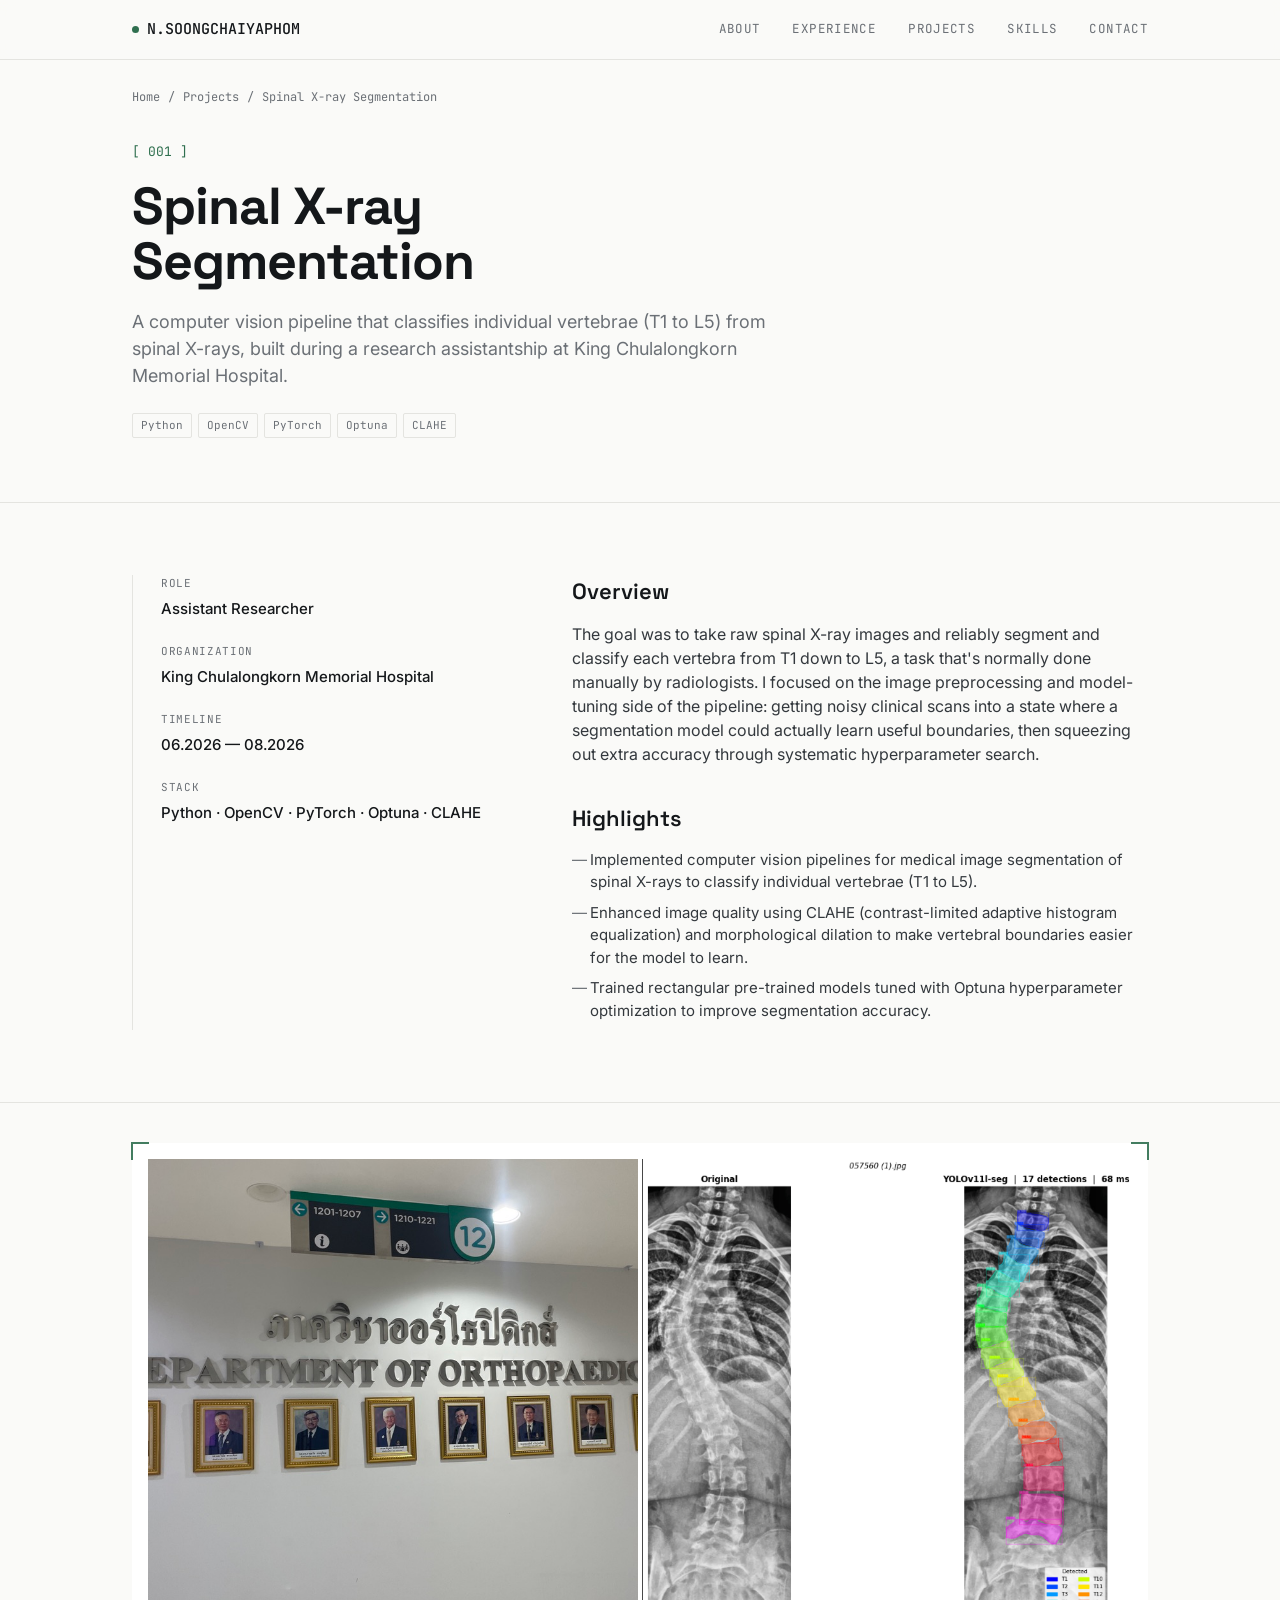
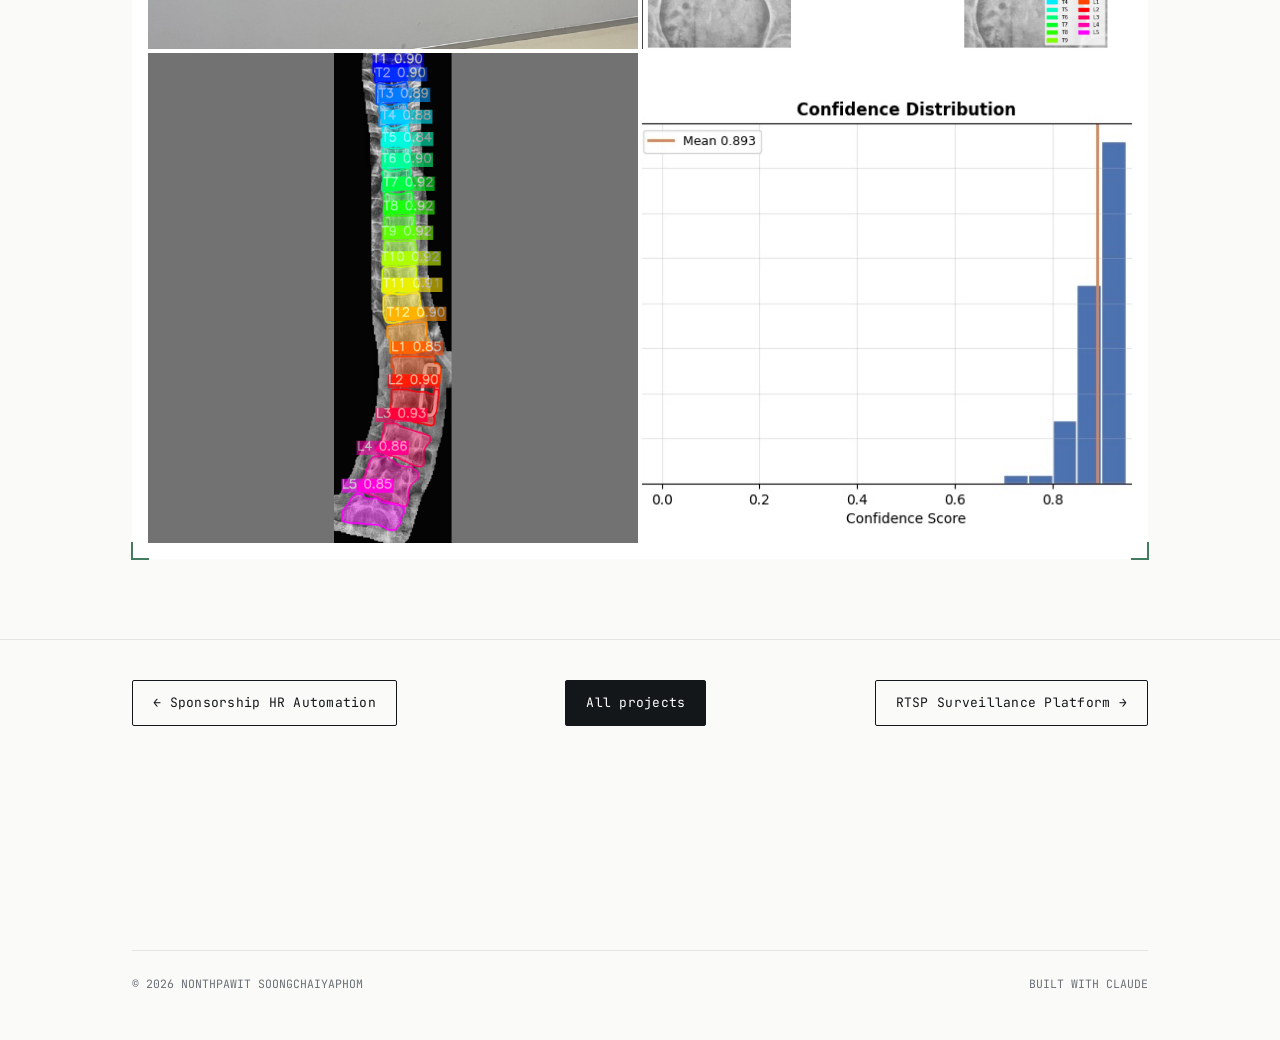
<file: spinal-xray-segmentation.html>
<!DOCTYPE html>
<html lang="en">
<head>
<meta charset="UTF-8">
<meta name="viewport" content="width=device-width, initial-scale=1.0">
<title>Spinal X-ray Segmentation — Nonthpawit Soongchaiyaphom</title>
<link rel="preconnect" href="https://fonts.googleapis.com">
<link rel="preconnect" href="https://fonts.gstatic.com" crossorigin>
<link href="https://fonts.googleapis.com/css2?family=Space+Grotesk:wght@400;500;600;700&family=Inter:wght@400;500;600&family=JetBrains+Mono:wght@400;500&display=swap" rel="stylesheet">
<link rel="stylesheet" href="./style.css">
</head>
<body>

<header>
  <div class="wrap">
    <nav>
      <a class="logo" href="./index.html"><span class="dot"></span>N.SOONGCHAIYAPHOM</a>
      <div class="navlinks">
        <a href="./index.html#about">About</a>
        <a href="./index.html#experience">Experience</a>
        <a href="./index.html#projects">Projects</a>
        <a href="./index.html#skills">Skills</a>
        <a href="./index.html#contact">Contact</a>
      </div>
    </nav>
  </div>
</header>

<div class="wrap">
  <div class="breadcrumb">
    <a href="./index.html">Home</a><span>/</span><a href="./index.html#projects">Projects</a><span>/</span><span>Spinal X-ray Segmentation</span>
  </div>
</div>

<section class="proj-hero" style="padding-bottom:64px;">
  <div class="wrap">
    <div class="proj-index">[ 001 ]</div>
    <h1>Spinal X-ray Segmentation</h1>
    <p class="proj-summary">A computer vision pipeline that classifies individual vertebrae (T1 to L5) from spinal X-rays, built during a research assistantship at King Chulalongkorn Memorial Hospital.</p>
    <div class="proj-stack"><span>Python</span><span>OpenCV</span><span>PyTorch</span><span>Optuna</span><span>CLAHE</span></div>
  </div>
</section>

<section class="proj-body">
  <div class="wrap">
    <div class="proj-body-grid">
      <div class="proj-side">
        <div class="meta-row">
          <span class="k">Role</span>
          <span class="v">Assistant Researcher</span>
        </div>
        <div class="meta-row">
          <span class="k">Organization</span>
          <span class="v">King Chulalongkorn Memorial Hospital</span>
        </div>
        <div class="meta-row">
          <span class="k">Timeline</span>
          <span class="v">06.2026 — 08.2026</span>
        </div>
        <div class="meta-row">
          <span class="k">Stack</span>
          <span class="v">Python · OpenCV · PyTorch · Optuna · CLAHE</span>
        </div>
      </div>
      <div class="proj-content">
        <div>
          <h2 class="subhead">Overview</h2>
          <p>The goal was to take raw spinal X-ray images and reliably segment and classify each vertebra from T1 down to L5, a task that's normally done manually by radiologists. I focused on the image preprocessing and model-tuning side of the pipeline: getting noisy clinical scans into a state where a segmentation model could actually learn useful boundaries, then squeezing out extra accuracy through systematic hyperparameter search.</p>
        </div>
        <div>
          <h2 class="subhead">Highlights</h2>
          <ul><li>Implemented computer vision pipelines for medical image segmentation of spinal X-rays to classify individual vertebrae (T1 to L5).</li><li>Enhanced image quality using CLAHE (contrast-limited adaptive histogram equalization) and morphological dilation to make vertebral boundaries easier for the model to learn.</li><li>Trained rectangular pre-trained models tuned with Optuna hyperparameter optimization to improve segmentation accuracy.</li></ul>
        </div>
      </div>
    </div>
  </div>
</section>

<section style="padding-top:0;">
  <div class="wrap">
    <div class="proj-media frame">
      <div class="c2 grid-inner">
        <!-- To add screenshots: drop 4 files at images/spinal-xray-segmentation-1.jpg .. images/spinal-xray-segmentation-4.jpg -->
        <div class="grid-cell">
          <img src="./images/spinal-xray-segmentation-1.jpg" alt="Spinal X-ray Segmentation photo 1"
               onerror="this.style.display='none'; this.nextElementSibling.style.display='flex'">
          <div class="photo-placeholder" style="display:none;">
            <div class="ph-icon">+</div>
            <div class="ph-label">images/spinal-xray-segmentation-1.jpg</div>
          </div>
        </div><div class="grid-cell">
          <img src="./images/spinal-xray-segmentation-2.jpg" alt="Spinal X-ray Segmentation photo 2"
               onerror="this.style.display='none'; this.nextElementSibling.style.display='flex'">
          <div class="photo-placeholder" style="display:none;">
            <div class="ph-icon">+</div>
            <div class="ph-label">images/spinal-xray-segmentation-2.jpg</div>
          </div>
        </div><div class="grid-cell">
          <img src="./images/spinal-xray-segmentation-3.jpg" alt="Spinal X-ray Segmentation photo 3"
               onerror="this.style.display='none'; this.nextElementSibling.style.display='flex'">
          <div class="photo-placeholder" style="display:none;">
            <div class="ph-icon">+</div>
            <div class="ph-label">images/spinal-xray-segmentation-3.jpg</div>
          </div>
        </div><div class="grid-cell">
          <img src="./images/spinal-xray-segmentation-4.jpg" alt="Spinal X-ray Segmentation photo 4"
               onerror="this.style.display='none'; this.nextElementSibling.style.display='flex'">
          <div class="photo-placeholder" style="display:none;">
            <div class="ph-icon">+</div>
            <div class="ph-label">images/spinal-xray-segmentation-4.jpg</div>
          </div>
        </div>
      </div>
    </div>
  </div>
</section>

<div class="wrap">
  <div class="proj-nav">
    <a class="btn btn-outline" href="sponsorship-hr-automation.html">← Sponsorship HR Automation</a>
    <a class="btn btn-solid" href="./index.html#projects">All projects</a>
    <a class="btn btn-outline" href="rtsp-surveillance-platform.html">RTSP Surveillance Platform →</a>
  </div>
</div>

<footer style="border-bottom:none;">
  <div class="wrap">
    <div class="foot-bottom">
      <span>© 2026 NONTHPAWIT SOONGCHAIYAPHOM</span>
      <span>BUILT WITH CLAUDE</span>
    </div>
  </div>
</footer>

</body>
</html>
</file>
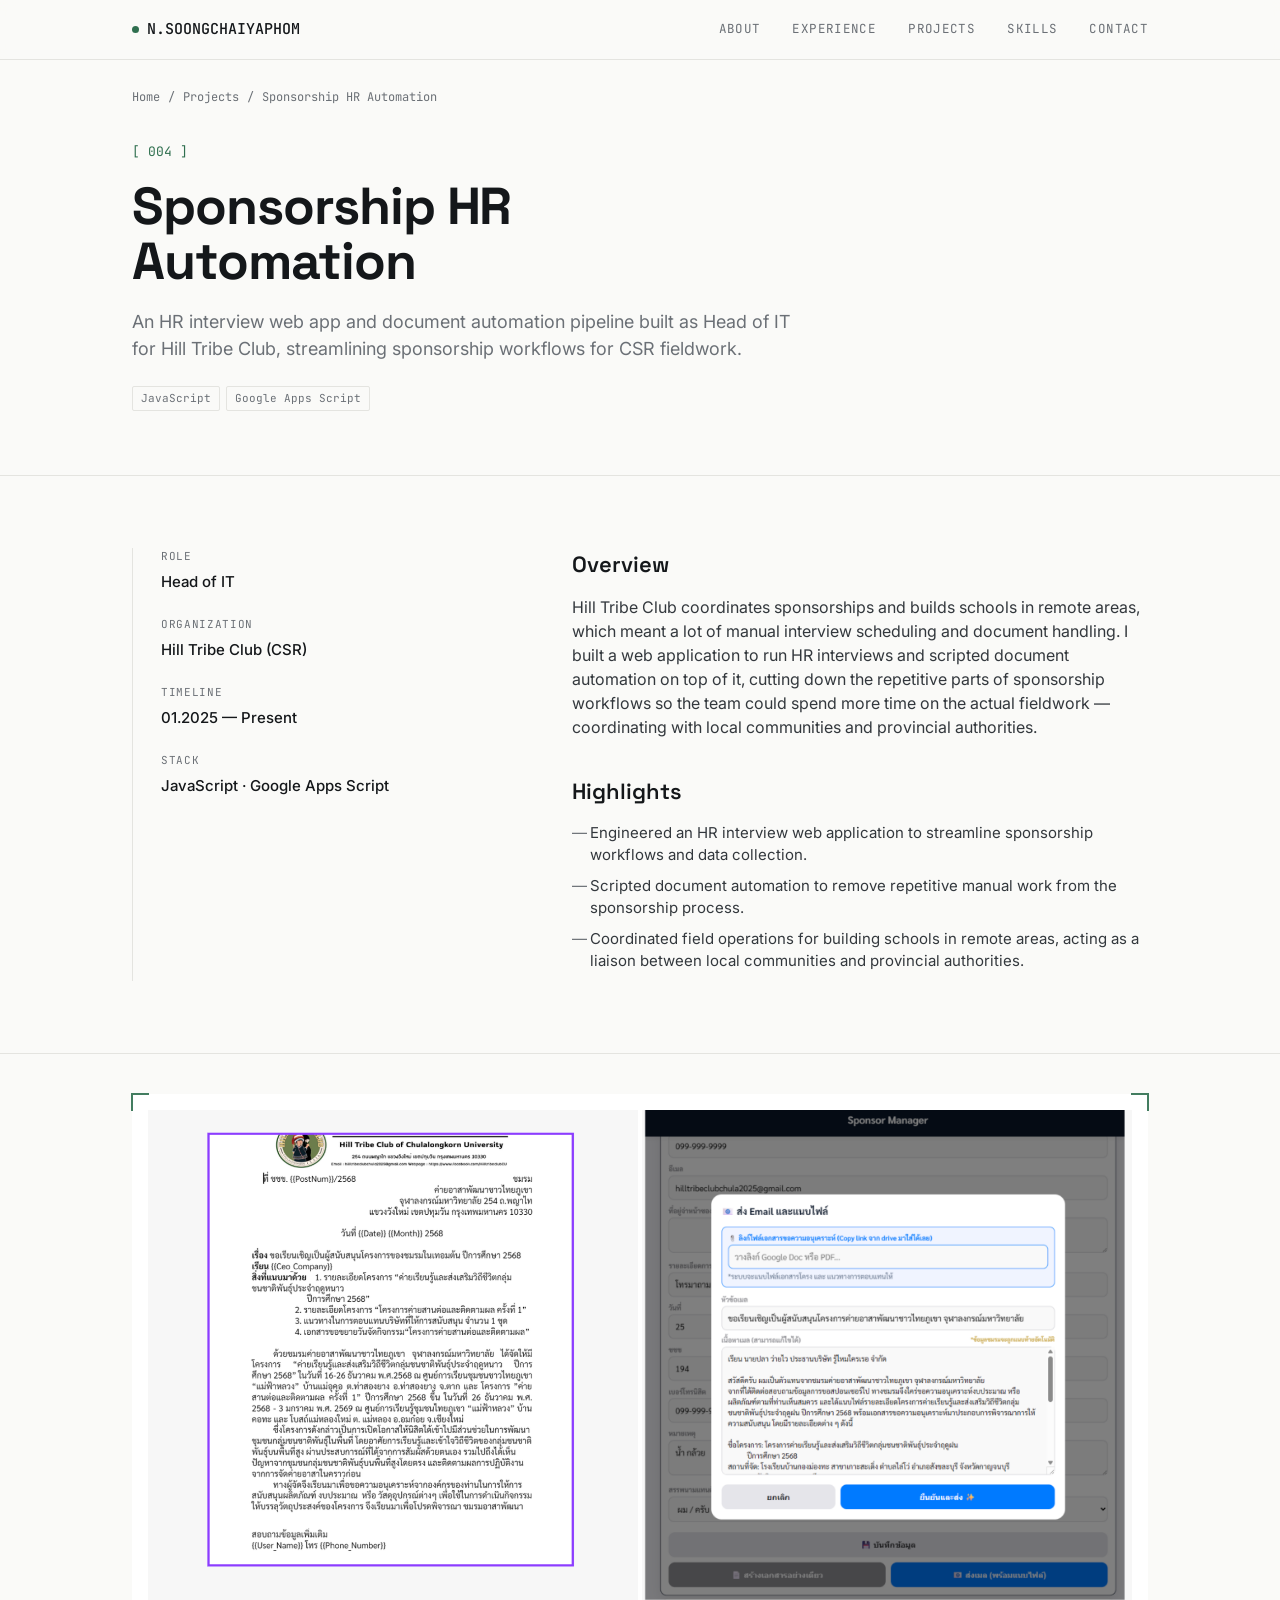
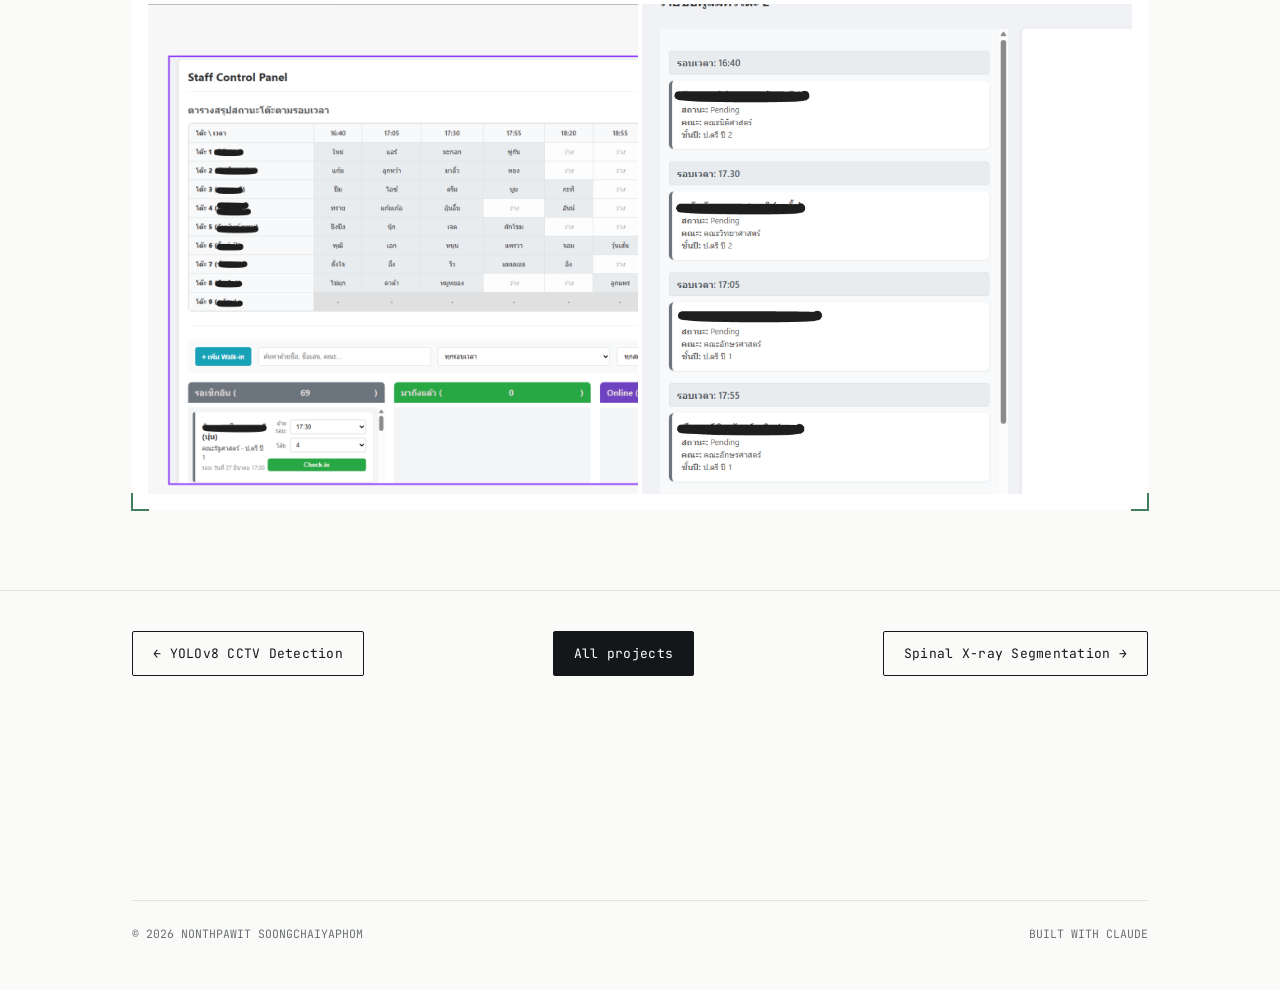
<file: sponsorship-hr-automation.html>
<!DOCTYPE html>
<html lang="en">
<head>
<meta charset="UTF-8">
<meta name="viewport" content="width=device-width, initial-scale=1.0">
<title>Sponsorship HR Automation — Nonthpawit Soongchaiyaphom</title>
<link rel="preconnect" href="https://fonts.googleapis.com">
<link rel="preconnect" href="https://fonts.gstatic.com" crossorigin>
<link href="https://fonts.googleapis.com/css2?family=Space+Grotesk:wght@400;500;600;700&family=Inter:wght@400;500;600&family=JetBrains+Mono:wght@400;500&display=swap" rel="stylesheet">
<link rel="stylesheet" href="./style.css">
</head>
<body>

<header>
  <div class="wrap">
    <nav>
      <a class="logo" href="./index.html"><span class="dot"></span>N.SOONGCHAIYAPHOM</a>
      <div class="navlinks">
        <a href="./index.html#about">About</a>
        <a href="./index.html#experience">Experience</a>
        <a href="./index.html#projects">Projects</a>
        <a href="./index.html#skills">Skills</a>
        <a href="./index.html#contact">Contact</a>
      </div>
    </nav>
  </div>
</header>

<div class="wrap">
  <div class="breadcrumb">
    <a href="./index.html">Home</a><span>/</span><a href="./index.html#projects">Projects</a><span>/</span><span>Sponsorship HR Automation</span>
  </div>
</div>

<section class="proj-hero" style="padding-bottom:64px;">
  <div class="wrap">
    <div class="proj-index">[ 004 ]</div>
    <h1>Sponsorship HR Automation</h1>
    <p class="proj-summary">An HR interview web app and document automation pipeline built as Head of IT for Hill Tribe Club, streamlining sponsorship workflows for CSR fieldwork.</p>
    <div class="proj-stack"><span>JavaScript</span><span>Google Apps Script</span></div>
  </div>
</section>

<section class="proj-body">
  <div class="wrap">
    <div class="proj-body-grid">
      <div class="proj-side">
        <div class="meta-row">
          <span class="k">Role</span>
          <span class="v">Head of IT</span>
        </div>
        <div class="meta-row">
          <span class="k">Organization</span>
          <span class="v">Hill Tribe Club (CSR)</span>
        </div>
        <div class="meta-row">
          <span class="k">Timeline</span>
          <span class="v">01.2025 — Present</span>
        </div>
        <div class="meta-row">
          <span class="k">Stack</span>
          <span class="v">JavaScript · Google Apps Script</span>
        </div>
      </div>
      <div class="proj-content">
        <div>
          <h2 class="subhead">Overview</h2>
          <p>Hill Tribe Club coordinates sponsorships and builds schools in remote areas, which meant a lot of manual interview scheduling and document handling. I built a web application to run HR interviews and scripted document automation on top of it, cutting down the repetitive parts of sponsorship workflows so the team could spend more time on the actual fieldwork — coordinating with local communities and provincial authorities.</p>
        </div>
        <div>
          <h2 class="subhead">Highlights</h2>
          <ul><li>Engineered an HR interview web application to streamline sponsorship workflows and data collection.</li><li>Scripted document automation to remove repetitive manual work from the sponsorship process.</li><li>Coordinated field operations for building schools in remote areas, acting as a liaison between local communities and provincial authorities.</li></ul>
        </div>
      </div>
    </div>
  </div>
</section>

<section style="padding-top:0;">
  <div class="wrap">
    <div class="proj-media frame">
      <div class="c2 grid-inner">
        <!-- To add screenshots: drop 4 files at images/sponsorship-hr-automation-1.jpg .. images/sponsorship-hr-automation-4.jpg -->
        <div class="grid-cell">
          <img src="./images/sponsorship-hr-automation-1.jpg" alt="Sponsorship HR Automation photo 1"
               onerror="this.style.display='none'; this.nextElementSibling.style.display='flex'">
          <div class="photo-placeholder" style="display:none;">
            <div class="ph-icon">+</div>
            <div class="ph-label">images/sponsorship-hr-automation-1.jpg</div>
          </div>
        </div><div class="grid-cell">
          <img src="./images/sponsorship-hr-automation-2.jpg" alt="Sponsorship HR Automation photo 2"
               onerror="this.style.display='none'; this.nextElementSibling.style.display='flex'">
          <div class="photo-placeholder" style="display:none;">
            <div class="ph-icon">+</div>
            <div class="ph-label">images/sponsorship-hr-automation-2.jpg</div>
          </div>
        </div><div class="grid-cell">
          <img src="./images/sponsorship-hr-automation-3.jpg" alt="Sponsorship HR Automation photo 3"
               onerror="this.style.display='none'; this.nextElementSibling.style.display='flex'">
          <div class="photo-placeholder" style="display:none;">
            <div class="ph-icon">+</div>
            <div class="ph-label">images/sponsorship-hr-automation-3.jpg</div>
          </div>
        </div><div class="grid-cell">
          <img src="./images/sponsorship-hr-automation-4.jpg" alt="Sponsorship HR Automation photo 4"
               onerror="this.style.display='none'; this.nextElementSibling.style.display='flex'">
          <div class="photo-placeholder" style="display:none;">
            <div class="ph-icon">+</div>
            <div class="ph-label">images/sponsorship-hr-automation-4.jpg</div>
          </div>
        </div>
      </div>
    </div>
  </div>
</section>

<div class="wrap">
  <div class="proj-nav">
    <a class="btn btn-outline" href="yolov8-cctv-detection.html">← YOLOv8 CCTV Detection</a>
    <a class="btn btn-solid" href="./index.html#projects">All projects</a>
    <a class="btn btn-outline" href="spinal-xray-segmentation.html">Spinal X-ray Segmentation →</a>
  </div>
</div>

<footer style="border-bottom:none;">
  <div class="wrap">
    <div class="foot-bottom">
      <span>© 2026 NONTHPAWIT SOONGCHAIYAPHOM</span>
      <span>BUILT WITH CLAUDE</span>
    </div>
  </div>
</footer>

</body>
</html>
</file>
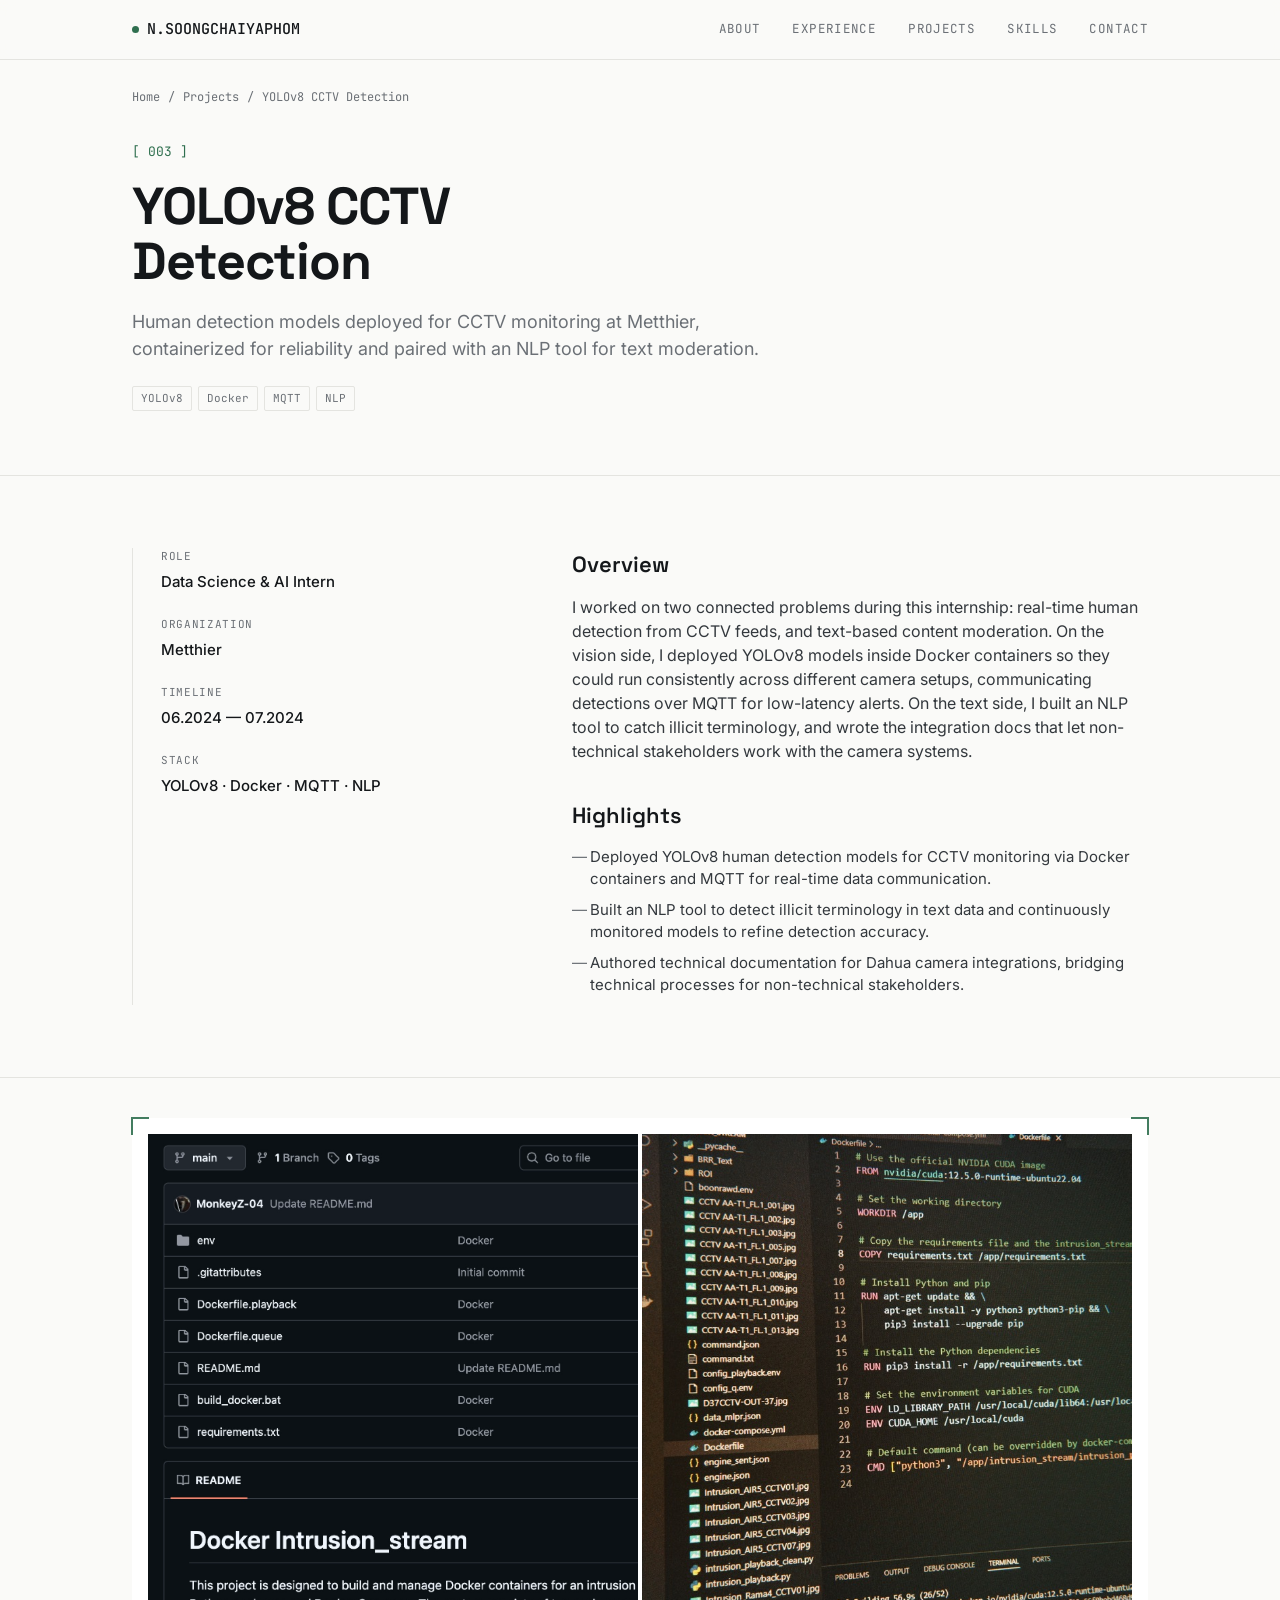
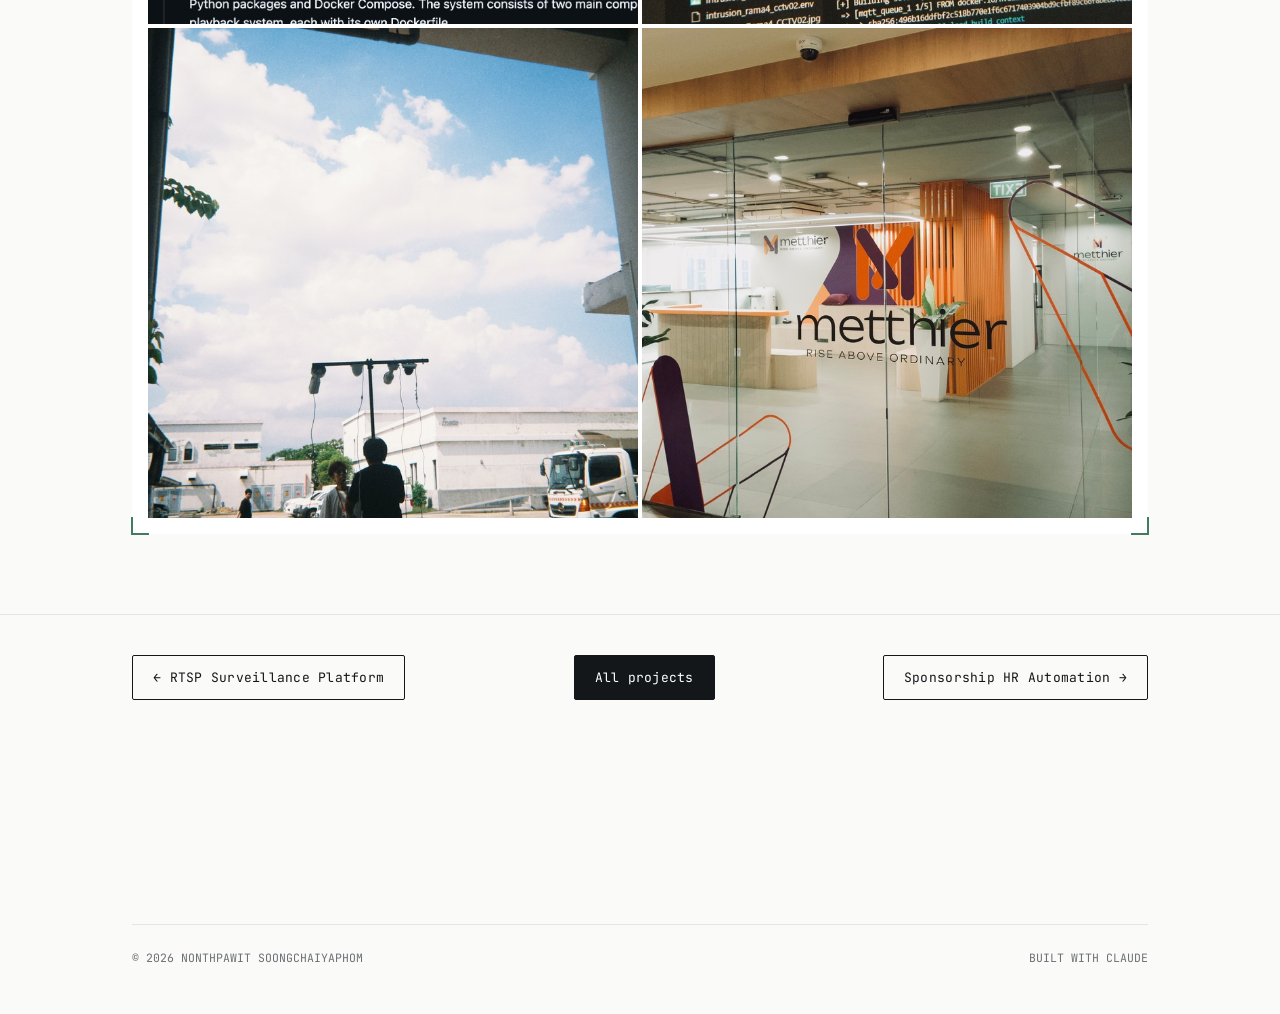
<file: yolov8-cctv-detection.html>
<!DOCTYPE html>
<html lang="en">
<head>
<meta charset="UTF-8">
<meta name="viewport" content="width=device-width, initial-scale=1.0">
<title>YOLOv8 CCTV Detection — Nonthpawit Soongchaiyaphom</title>
<link rel="preconnect" href="https://fonts.googleapis.com">
<link rel="preconnect" href="https://fonts.gstatic.com" crossorigin>
<link href="https://fonts.googleapis.com/css2?family=Space+Grotesk:wght@400;500;600;700&family=Inter:wght@400;500;600&family=JetBrains+Mono:wght@400;500&display=swap" rel="stylesheet">
<link rel="stylesheet" href="./style.css">
</head>
<body>

<header>
  <div class="wrap">
    <nav>
      <a class="logo" href="./index.html"><span class="dot"></span>N.SOONGCHAIYAPHOM</a>
      <div class="navlinks">
        <a href="./index.html#about">About</a>
        <a href="./index.html#experience">Experience</a>
        <a href="./index.html#projects">Projects</a>
        <a href="./index.html#skills">Skills</a>
        <a href="./index.html#contact">Contact</a>
      </div>
    </nav>
  </div>
</header>

<div class="wrap">
  <div class="breadcrumb">
    <a href="./index.html">Home</a><span>/</span><a href="./index.html#projects">Projects</a><span>/</span><span>YOLOv8 CCTV Detection</span>
  </div>
</div>

<section class="proj-hero" style="padding-bottom:64px;">
  <div class="wrap">
    <div class="proj-index">[ 003 ]</div>
    <h1>YOLOv8 CCTV Detection</h1>
    <p class="proj-summary">Human detection models deployed for CCTV monitoring at Metthier, containerized for reliability and paired with an NLP tool for text moderation.</p>
    <div class="proj-stack"><span>YOLOv8</span><span>Docker</span><span>MQTT</span><span>NLP</span></div>
  </div>
</section>

<section class="proj-body">
  <div class="wrap">
    <div class="proj-body-grid">
      <div class="proj-side">
        <div class="meta-row">
          <span class="k">Role</span>
          <span class="v">Data Science & AI Intern</span>
        </div>
        <div class="meta-row">
          <span class="k">Organization</span>
          <span class="v">Metthier</span>
        </div>
        <div class="meta-row">
          <span class="k">Timeline</span>
          <span class="v">06.2024 — 07.2024</span>
        </div>
        <div class="meta-row">
          <span class="k">Stack</span>
          <span class="v">YOLOv8 · Docker · MQTT · NLP</span>
        </div>
      </div>
      <div class="proj-content">
        <div>
          <h2 class="subhead">Overview</h2>
          <p>I worked on two connected problems during this internship: real-time human detection from CCTV feeds, and text-based content moderation. On the vision side, I deployed YOLOv8 models inside Docker containers so they could run consistently across different camera setups, communicating detections over MQTT for low-latency alerts. On the text side, I built an NLP tool to catch illicit terminology, and wrote the integration docs that let non-technical stakeholders work with the camera systems.</p>
        </div>
        <div>
          <h2 class="subhead">Highlights</h2>
          <ul><li>Deployed YOLOv8 human detection models for CCTV monitoring via Docker containers and MQTT for real-time data communication.</li><li>Built an NLP tool to detect illicit terminology in text data and continuously monitored models to refine detection accuracy.</li><li>Authored technical documentation for Dahua camera integrations, bridging technical processes for non-technical stakeholders.</li></ul>
        </div>
      </div>
    </div>
  </div>
</section>

<section style="padding-top:0;">
  <div class="wrap">
    <div class="proj-media frame">
      <div class="c2 grid-inner">
        <!-- To add screenshots: drop 4 files at images/yolov8-cctv-detection-1.jpg .. images/yolov8-cctv-detection-4.jpg -->
        <div class="grid-cell">
          <img src="./images/yolov8-cctv-detection-1.jpg" alt="YOLOv8 CCTV Detection photo 1"
               onerror="this.style.display='none'; this.nextElementSibling.style.display='flex'">
          <div class="photo-placeholder" style="display:none;">
            <div class="ph-icon">+</div>
            <div class="ph-label">images/yolov8-cctv-detection-1.jpg</div>
          </div>
        </div><div class="grid-cell">
          <img src="./images/yolov8-cctv-detection-2.jpg" alt="YOLOv8 CCTV Detection photo 2"
               onerror="this.style.display='none'; this.nextElementSibling.style.display='flex'">
          <div class="photo-placeholder" style="display:none;">
            <div class="ph-icon">+</div>
            <div class="ph-label">images/yolov8-cctv-detection-2.jpg</div>
          </div>
        </div><div class="grid-cell">
          <img src="./images/yolov8-cctv-detection-3.jpg" alt="YOLOv8 CCTV Detection photo 3"
               onerror="this.style.display='none'; this.nextElementSibling.style.display='flex'">
          <div class="photo-placeholder" style="display:none;">
            <div class="ph-icon">+</div>
            <div class="ph-label">images/yolov8-cctv-detection-3.jpg</div>
          </div>
        </div><div class="grid-cell">
          <img src="./images/yolov8-cctv-detection-4.jpg" alt="YOLOv8 CCTV Detection photo 4"
               onerror="this.style.display='none'; this.nextElementSibling.style.display='flex'">
          <div class="photo-placeholder" style="display:none;">
            <div class="ph-icon">+</div>
            <div class="ph-label">images/yolov8-cctv-detection-4.jpg</div>
          </div>
        </div>
      </div>
    </div>
  </div>
</section>

<div class="wrap">
  <div class="proj-nav">
    <a class="btn btn-outline" href="rtsp-surveillance-platform.html">← RTSP Surveillance Platform</a>
    <a class="btn btn-solid" href="./index.html#projects">All projects</a>
    <a class="btn btn-outline" href="sponsorship-hr-automation.html">Sponsorship HR Automation →</a>
  </div>
</div>

<footer style="border-bottom:none;">
  <div class="wrap">
    <div class="foot-bottom">
      <span>© 2026 NONTHPAWIT SOONGCHAIYAPHOM</span>
      <span>BUILT WITH CLAUDE</span>
    </div>
  </div>
</footer>

</body>
</html>
</file>
<file: style.css>
:root{
  --bg: #FAFAF8;
  --surface: #FFFFFF;
  --ink: #14171A;
  --muted: #6B7076;
  --line: #E4E4E0;
  --accent: #2F6F4F;
  --accent-soft: #E7EFE9;
  --mono: 'JetBrains Mono', monospace;
  --display: 'Space Grotesk', sans-serif;
  --body: 'Inter', sans-serif;
}

*{ margin:0; padding:0; box-sizing:border-box; }

html{ scroll-behavior:smooth; }

body{
  background:var(--bg);
  color:var(--ink);
  font-family:var(--body);
  line-height:1.5;
  -webkit-font-smoothing:antialiased;
}

a{ color:inherit; text-decoration:none; }

.wrap{
  max-width:1080px;
  margin:0 auto;
  padding:0 32px;
}

::selection{ background:var(--accent); color:#fff; }

/* ---------- corner bracket / detection frame motif ---------- */
.frame{
  position:relative;
}
.frame::before, .frame::after,
.frame .c2::before, .frame .c2::after{
  content:'';
  position:absolute;
  width:16px; height:16px;
  border-color:var(--accent);
  border-style:solid;
  opacity:0.9;
  z-index:2;
}
.frame::before{ top:-1px; left:-1px; border-width:2px 0 0 2px; }
.frame::after{ top:-1px; right:-1px; border-width:2px 2px 0 0; }
.frame .c2::before{ bottom:-1px; left:-1px; border-width:0 0 2px 2px; }
.frame .c2::after{ bottom:-1px; right:-1px; border-width:0 2px 2px 0; }

.tag{
  font-family:var(--mono);
  font-size:11px;
  letter-spacing:0.06em;
  text-transform:uppercase;
  color:var(--accent);
  background:var(--accent-soft);
  padding:3px 8px;
  border-radius:2px;
  display:inline-block;
}

/* ---------- nav ---------- */
header{
  position:sticky; top:0; z-index:50;
  background:rgba(250,250,248,0.88);
  backdrop-filter:blur(8px);
  border-bottom:1px solid var(--line);
}
nav{
  display:flex; align-items:center; justify-content:space-between;
  padding:18px 0;
}
.logo{
  font-family:var(--mono);
  font-weight:500;
  font-size:15px;
  display:flex; align-items:center; gap:8px;
}
.logo .dot{ width:7px; height:7px; background:var(--accent); border-radius:50%; display:inline-block; }
.navlinks{ display:flex; gap:32px; }
.navlinks a{
  font-family:var(--mono);
  font-size:12.5px;
  letter-spacing:0.03em;
  text-transform:uppercase;
  color:var(--muted);
  transition:color .15s ease;
}
.navlinks a:hover{ color:var(--ink); }
a:focus-visible, button:focus-visible{
  outline:2px solid var(--accent); outline-offset:3px;
}

/* ---------- hero ---------- */
.hero{
  padding:96px 0 88px;
  border-bottom:1px solid var(--line);
  position:relative;
  overflow:hidden;
}
.hero-grid{
  display:grid;
  grid-template-columns:1.35fr 0.9fr;
  gap:56px;
  align-items:end;
}
.eyebrow{
  font-family:var(--mono);
  font-size:12.5px;
  color:var(--muted);
  letter-spacing:0.08em;
  text-transform:uppercase;
  margin-bottom:22px;
  display:flex; align-items:center; gap:10px;
}
.eyebrow::before{
  content:''; width:24px; height:1px; background:var(--muted);
}
h1.name{
  font-family:var(--display);
  font-weight:700;
  font-size:clamp(40px, 6vw, 68px);
  line-height:1.03;
  letter-spacing:-0.02em;
}
.role-line{
  font-family:var(--body);
  font-size:19px;
  color:var(--muted);
  margin-top:20px;
  max-width:520px;
}
.role-line strong{ color:var(--ink); font-weight:600; }
.hero-cta{
  display:flex; gap:14px; margin-top:36px; flex-wrap:wrap;
}
.btn{
  font-family:var(--mono);
  font-size:13px;
  letter-spacing:0.02em;
  padding:12px 20px;
  border-radius:2px;
  display:inline-flex; align-items:center; gap:8px;
  transition:all .15s ease;
  border:1px solid var(--ink);
}
.btn-solid{ background:var(--ink); color:#fff; }
.btn-solid:hover{ background:var(--accent); border-color:var(--accent); }
.btn-outline{ background:transparent; color:var(--ink); }
.btn-outline:hover{ background:var(--ink); color:#fff; }

/* ---------- hero photo frame ---------- */
.hero-panel{
  aspect-ratio:1/1.05;
  background:var(--surface);
  padding:20px;
  position:relative;
}
.hero-panel .inner{
  height:100%; width:100%;
  position:relative;
  overflow:hidden;
  background:#fff;
}
.hero-photo{
  width:100%; height:100%;
  object-fit:cover;
  display:block;
}
.photo-placeholder{
  display:none;
  height:100%; width:100%;
  background:
    linear-gradient(var(--line) 1px, transparent 1px) 0 0/ 100% 12.5%,
    linear-gradient(90deg, var(--line) 1px, transparent 1px) 0 0/ 12.5% 100%;
  background-color:#fff;
  flex-direction:column; align-items:center; justify-content:center;
  gap:8px; text-align:center; padding:24px;
}
.photo-placeholder .ph-label{
  font-family:var(--mono); font-size:12px; color:var(--muted);
  line-height:1.7;
}
.photo-placeholder .ph-path{ color:var(--accent); }
.photo-placeholder .ph-icon{
  width:38px; height:38px; border:1.5px solid var(--muted);
  border-radius:50%; display:flex; align-items:center; justify-content:center;
  font-family:var(--mono); font-size:16px; color:var(--muted); margin-bottom:6px;
}

/* ---------- section shell ---------- */
section{ padding:80px 0; border-bottom:1px solid var(--line); }
.section-head{
  display:flex; justify-content:space-between; align-items:baseline;
  margin-bottom:44px; gap:24px; flex-wrap:wrap;
}
h2.head{
  font-family:var(--display);
  font-size:clamp(26px, 3.2vw, 34px);
  font-weight:600;
  letter-spacing:-0.01em;
}
.head-num{
  font-family:var(--mono); font-size:12.5px; color:var(--muted);
}

/* ---------- about ---------- */
.about-grid{
  display:grid; grid-template-columns:0.85fr 1.15fr; gap:56px;
}
.about-grid p{ font-size:16.5px; color:#33383d; max-width:60ch; }
.about-grid p + p{ margin-top:16px; }
.about-meta{ border-left:1px solid var(--line); padding-left:28px; }
.meta-row{ margin-bottom:22px; }
.meta-row .k{
  font-family:var(--mono); font-size:11px; text-transform:uppercase;
  letter-spacing:0.06em; color:var(--muted); display:block; margin-bottom:5px;
}
.meta-row .v{ font-size:15px; font-weight:500; }
.meta-row .v a:hover{ color:var(--accent); }

/* ---------- experience timeline ---------- */
.timeline{ position:relative; }
.tl-item{
  display:grid; grid-template-columns:150px 1fr; gap:32px;
  padding:32px 0; border-top:1px solid var(--line);
}
.tl-item:first-child{ border-top:none; padding-top:0; }
a.tl-item{
  display:grid; color:inherit; padding-left:16px; padding-right:16px;
  margin-left:-16px; margin-right:-16px; border-radius:2px;
  transition:background .15s ease, border-color .15s ease;
}
a.tl-item:hover{ background:var(--surface); border-color:var(--accent); }
a.tl-item:hover .tl-role{ color:var(--accent); }
.tl-link-row{
  margin-top:14px; font-family:var(--mono); font-size:12px; color:var(--accent);
  display:flex; align-items:center; gap:6px;
}
a.tl-item .tl-link-row .arrow{ transition:transform .15s ease; }
a.tl-item:hover .tl-link-row .arrow{ transform:translateX(4px); }
.tl-date{
  font-family:var(--mono); font-size:12.5px; color:var(--accent);
  padding-top:3px;
}
.tl-role{ font-family:var(--display); font-size:20px; font-weight:600; }
.tl-org{ font-size:14.5px; color:var(--muted); margin-top:3px; margin-bottom:14px; }
.tl-org span{ color:var(--ink); font-weight:500; }
.tl-item ul{ list-style:none; }
.tl-item li{
  font-size:15px; color:#33383d; position:relative; padding-left:18px;
  margin-bottom:8px;
}
.tl-item li::before{
  content:'—'; position:absolute; left:0; color:var(--muted);
}

/* ---------- skills ---------- */
.skills-grid{
  display:grid; grid-template-columns:repeat(3,1fr); gap:1px;
  background:var(--line); border:1px solid var(--line);
}
.skill-col{ background:var(--surface); padding:28px; }
.skill-col h3{
  font-family:var(--mono); font-size:12px; text-transform:uppercase;
  letter-spacing:0.06em; color:var(--muted); margin-bottom:18px;
}
.chip-list{ display:flex; flex-wrap:wrap; gap:8px; }
.chip{
  font-family:var(--mono); font-size:12.5px;
  border:1px solid var(--line); padding:6px 10px; border-radius:2px;
  transition:all .15s ease;
}
.chip:hover{ border-color:var(--accent); color:var(--accent); }

/* ---------- projects ---------- */
.proj-grid{
  display:grid; grid-template-columns:repeat(2,1fr); gap:24px;
}
.proj-card{
  background:var(--surface); border:1px solid var(--line);
  padding:28px; position:relative; display:block;
  transition:border-color .15s ease, transform .15s ease;
}
.proj-card:hover{ border-color:var(--accent); transform:translateY(-2px); }
.proj-card .c2{ position:relative; }
.proj-index{ font-family:var(--mono); font-size:12px; color:var(--accent); margin-bottom:14px; }
.proj-card h3{ font-family:var(--display); font-size:19px; font-weight:600; margin-bottom:10px; }
.proj-card p{ font-size:14.5px; color:var(--muted); margin-bottom:16px; }
.proj-stack{ display:flex; flex-wrap:wrap; gap:6px; }
.proj-stack span{
  font-family:var(--mono); font-size:11px; color:var(--muted);
  border:1px solid var(--line); padding:3px 8px; border-radius:2px;
}
.proj-link-row{
  display:flex; align-items:center; justify-content:space-between;
  margin-top:18px; padding-top:16px; border-top:1px solid var(--line);
  font-family:var(--mono); font-size:12px; color:var(--accent);
}
.proj-link-row .arrow{ transition:transform .15s ease; }
.proj-card:hover .proj-link-row .arrow{ transform:translateX(4px); }

/* ---------- activities ---------- */
.activity-stack{ display:flex; flex-direction:column; gap:16px; }
.activity-card{
  background:var(--surface); border:1px solid var(--line);
  padding:32px; display:grid; grid-template-columns:180px 1fr; gap:32px;
}
.activity-card .tl-date{ padding-top:2px; }
a.activity-card{
  color:inherit; transition:border-color .15s ease, transform .15s ease;
}
a.activity-card:hover{ border-color:var(--accent); transform:translateY(-2px); }
a.activity-card:hover .tl-role{ color:var(--accent); }

/* ---------- contact / footer ---------- */
footer{ padding:80px 0 48px; }
.contact-grid{
  display:grid; grid-template-columns:1.2fr 1fr; gap:56px; align-items:start;
}
.contact-lead{
  font-family:var(--display); font-size:clamp(28px,4vw,42px);
  font-weight:600; letter-spacing:-0.01em; line-height:1.15; max-width:14ch;
}
.contact-list{ display:flex; flex-direction:column; gap:18px; }
.contact-list a{
  display:flex; justify-content:space-between; align-items:center;
  font-size:15px; padding:14px 0; border-bottom:1px solid var(--line);
  transition:color .15s ease;
}
.contact-list a:hover{ color:var(--accent); }
.contact-list .k{
  font-family:var(--mono); font-size:11px; text-transform:uppercase;
  color:var(--muted); letter-spacing:0.06em;
}
.foot-bottom{
  margin-top:64px; padding-top:24px; border-top:1px solid var(--line);
  display:flex; justify-content:space-between; font-family:var(--mono);
  font-size:11.5px; color:var(--muted); flex-wrap:wrap; gap:8px;
}

/* ---------- project detail page ---------- */
.breadcrumb{
  padding:28px 0 0;
  font-family:var(--mono); font-size:12px; color:var(--muted);
  display:flex; align-items:center; gap:8px;
}
.breadcrumb a:hover{ color:var(--accent); }
.proj-hero{ padding:36px 0 64px; border-bottom:1px solid var(--line); }
.proj-hero .proj-index{ font-size:13px; margin-bottom:18px; }
.proj-hero h1{
  font-family:var(--display); font-weight:700;
  font-size:clamp(32px,5vw,52px); letter-spacing:-0.02em; line-height:1.05;
  max-width:16ch;
}
.proj-hero .proj-summary{
  font-size:18px; color:var(--muted); margin-top:20px; max-width:60ch;
}
.proj-hero .proj-stack{ margin-top:24px; }
.proj-media{
  aspect-ratio:1/1; background:var(--surface); margin-top:40px; padding:16px;
}
.proj-media .grid-inner{
  height:100%; width:100%;
  display:grid; grid-template-columns:1fr 1fr; grid-template-rows:1fr 1fr;
  gap:4px;
}
.proj-media .grid-cell{
  position:relative; overflow:hidden; background:#fff;
}
.proj-media .grid-cell img{ width:100%; height:100%; object-fit:cover; display:block; }
.proj-media .grid-cell .photo-placeholder{
  padding:10px;
}
.proj-media .grid-cell .ph-icon{ width:26px; height:26px; font-size:13px; margin-bottom:4px; }
.proj-media .grid-cell .ph-label{ font-size:10px; }

.proj-body{ padding:72px 0; }
.proj-body-grid{ display:grid; grid-template-columns:0.8fr 1.2fr; gap:56px; }
.proj-side{ border-left:1px solid var(--line); padding-left:28px; }
.proj-content h2.subhead{
  font-family:var(--display); font-size:22px; font-weight:600; margin-bottom:14px;
}
.proj-content > *:not(:first-child){ margin-top:36px; }
.proj-content p{ font-size:16px; color:#33383d; max-width:62ch; }
.proj-content ul{ list-style:none; margin-top:6px; }
.proj-content li{
  font-size:15px; color:#33383d; position:relative; padding-left:18px; margin-bottom:8px;
}
.proj-content li::before{ content:'—'; position:absolute; left:0; color:var(--muted); }

.proj-nav{
  padding:40px 0 80px; display:flex; justify-content:space-between; align-items:center;
  flex-wrap:wrap; gap:16px;
}

@media (max-width: 820px){
  .hero-grid{ grid-template-columns:1fr; }
  .hero-panel{ max-width:280px; margin:0 auto; }
  .about-grid{ grid-template-columns:1fr; }
  .about-meta{ border-left:none; padding-left:0; border-top:1px solid var(--line); padding-top:24px; }
  .tl-item{ grid-template-columns:1fr; gap:8px; }
  .skills-grid{ grid-template-columns:1fr; }
  .proj-grid{ grid-template-columns:1fr; }
  .contact-grid{ grid-template-columns:1fr; gap:36px; }
  .navlinks{ display:none; }
  .activity-card{ grid-template-columns:1fr; gap:12px; }
  .proj-body-grid{ grid-template-columns:1fr; }
  .proj-side{ border-left:none; padding-left:0; border-top:1px solid var(--line); padding-top:24px; }
}

@media (prefers-reduced-motion: reduce){
  html{ scroll-behavior:auto; }
  *{ transition:none !important; }
}
</file>
